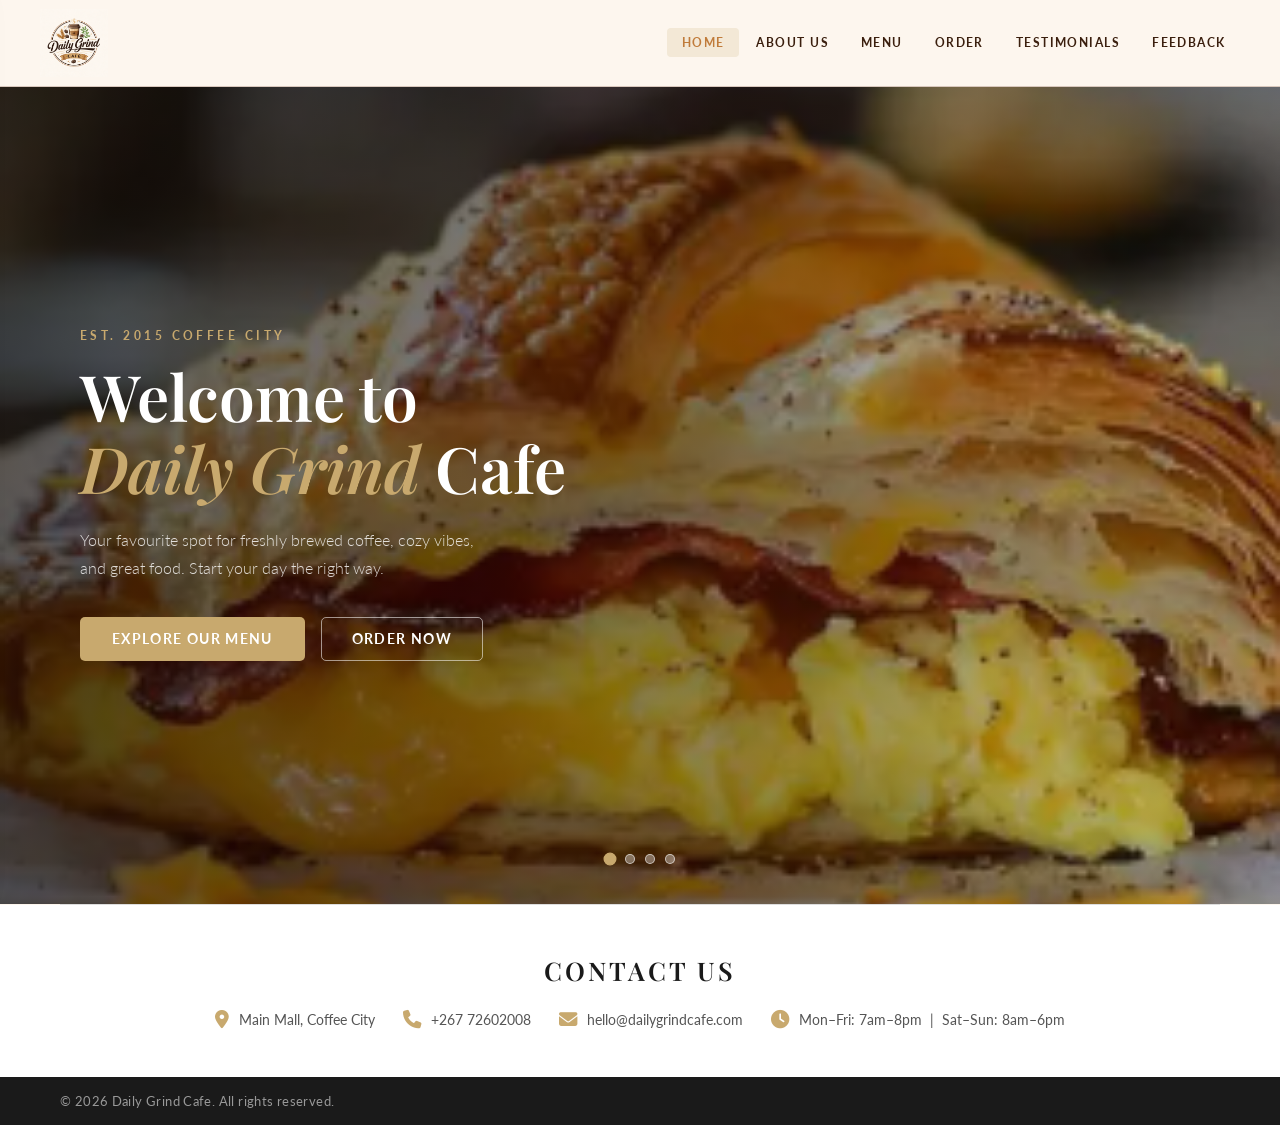
<file: index.html>
<!DOCTYPE html>
<html lang="en">
  <head>
    <meta charset="UTF-8">
    <meta http-equiv="X-UA-Compatible" content="IE=edge">
    <meta name="viewport" content="width=device-width, initial-scale=1.0">
    <title>DAILY GRIND CAFE</title>
    <link rel="shortcut icon" href="./images/icon.png" type="image/x-icon">
    <link rel="stylesheet" href="https://cdnjs.cloudflare.com/ajax/libs/font-awesome/6.2.0/css/all.min.css">
    <link rel="preconnect" href="https://fonts.googleapis.com">
    <link rel="preconnect" href="https://fonts.gstatic.com" crossorigin>
    <link href="https://fonts.googleapis.com/css2?family=Playfair+Display:ital,wght@0,400;0,600;1,400&family=Lato:wght@300;400;700&display=swap" rel="stylesheet">
    <link rel="stylesheet" href="style.css">
  </head>
  <body class="page-home">

    <header>
      <div class="logo">
        <a href="index.html">
          <img src="./images/logo.png" alt="Daily Grind Cafe Logo">
        </a>
      </div>

      <nav class="nav">
        <ul>
          <li><a href="index.html" class="active">HOME</a></li>
          <li><a href="aboutus.html">ABOUT US</a></li>
          <li><a href="menu.html">MENU</a></li>
          <li><a href="order.html">ORDER</a></li>
          <li><a href="testimonials.html">TESTIMONIALS</a></li>
          <li><a href="feedback.html">FEEDBACK</a></li>
        </ul>
      </nav>

      <button class="hamburger" aria-label="Open menu">
        <span></span>
        <span></span>
        <span></span>
      </button>
    </header>

    <div class="drawer-overlay"></div>

    <nav class="nav-drawer">
      <ul>
        <li><a href="index.html" class="active">HOME</a></li>
        <li><a href="aboutus.html">ABOUT US</a></li>
        <li><a href="menu.html">MENU</a></li>
        <li><a href="order.html">ORDER</a></li>
        <li><a href="testimonials.html">TESTIMONIALS</a></li>
        <li><a href="feedback.html">FEEDBACK</a></li>
      </ul>
    </nav>

    <main>

      <section class="hero" id="home">

        <div class="slideshow">
          <div class="slide active" style="background-image: url('./images/eggandcheese.png')"></div>
          <div class="slide" style="background-image: url('./images/hibiscustea.png')"></div>
          <div class="slide" style="background-image: url('./images/chocolatecake.png')"></div>
          <div class="slide" style="background-image: url('./images/lemonadedrink.png')"></div>
        </div>

        <div class="hero-overlay"></div>

        <div class="slide-dots">
          <span class="dot active" data-index="0"></span>
          <span class="dot" data-index="1"></span>
          <span class="dot" data-index="2"></span>
          <span class="dot" data-index="3"></span>
        </div>

        <div class="hero-content">
          <p class="hero-tag">Est. 2015  Coffee City</p>
          <h1 class="hero-title">Welcome to<br><span>Daily Grind</span> Cafe</h1>
          <p class="hero-sub">Your favourite spot for freshly brewed coffee, cozy vibes,<br>and great food. Start your day the right way.</p>
          <div class="hero-actions">
            <a href="menu.html" class="btn-primary">Explore Our Menu</a>
            <a href="order.html" class="btn-ghost">Order Now</a>
          </div>
        </div>

      </section>

      <div class="section-divider-line">
        <hr>
      </div>

      <section class="contact-section" id="contact">
        <h2 class="contact-heading">CONTACT US</h2>
        <div class="contact-info">
          <div class="contact-item">
            <i class="fa-solid fa-location-dot"></i>
            <p>Main Mall, Coffee City</p>
          </div>
          <div class="contact-item">
            <i class="fa-solid fa-phone"></i>
            <p>+267 72602008</p>
          </div>
          <div class="contact-item">
            <i class="fa-solid fa-envelope"></i>
            <p>hello@dailygrindcafe.com</p>
          </div>
          <div class="contact-item">
            <i class="fa-solid fa-clock"></i>
            <p>Mon–Fri: 7am–8pm &nbsp;|&nbsp; Sat–Sun: 8am–6pm</p>
          </div>
        </div>
      </section>

    </main>

    <footer>
      <p>&copy; 2026 Daily Grind Cafe. All rights reserved.</p>
    </footer>

    <script src="script.js"></script>

    <script>
      (function () {
        var hamburger = document.querySelector('.hamburger');
        var drawer    = document.querySelector('.nav-drawer');
        var overlay   = document.querySelector('.drawer-overlay');
        if (!hamburger) return;
        function openNav()  {
          drawer.classList.add('open');
          overlay.classList.add('open');
          hamburger.classList.add('open');
          document.body.style.overflow = 'hidden';
        }
        function closeNav() {
          drawer.classList.remove('open');
          overlay.classList.remove('open');
          hamburger.classList.remove('open');
          document.body.style.overflow = '';
        }
        hamburger.addEventListener('click', function () {
          drawer.classList.contains('open') ? closeNav() : openNav();
        });
        overlay.addEventListener('click', closeNav);
        document.querySelectorAll('.nav-drawer a').forEach(function (link) {
          link.addEventListener('click', closeNav);
        });
        document.addEventListener('keydown', function (e) {
          if (e.key === 'Escape') closeNav();
        });
      })();
    </script>

  </body>
</html>
</file>
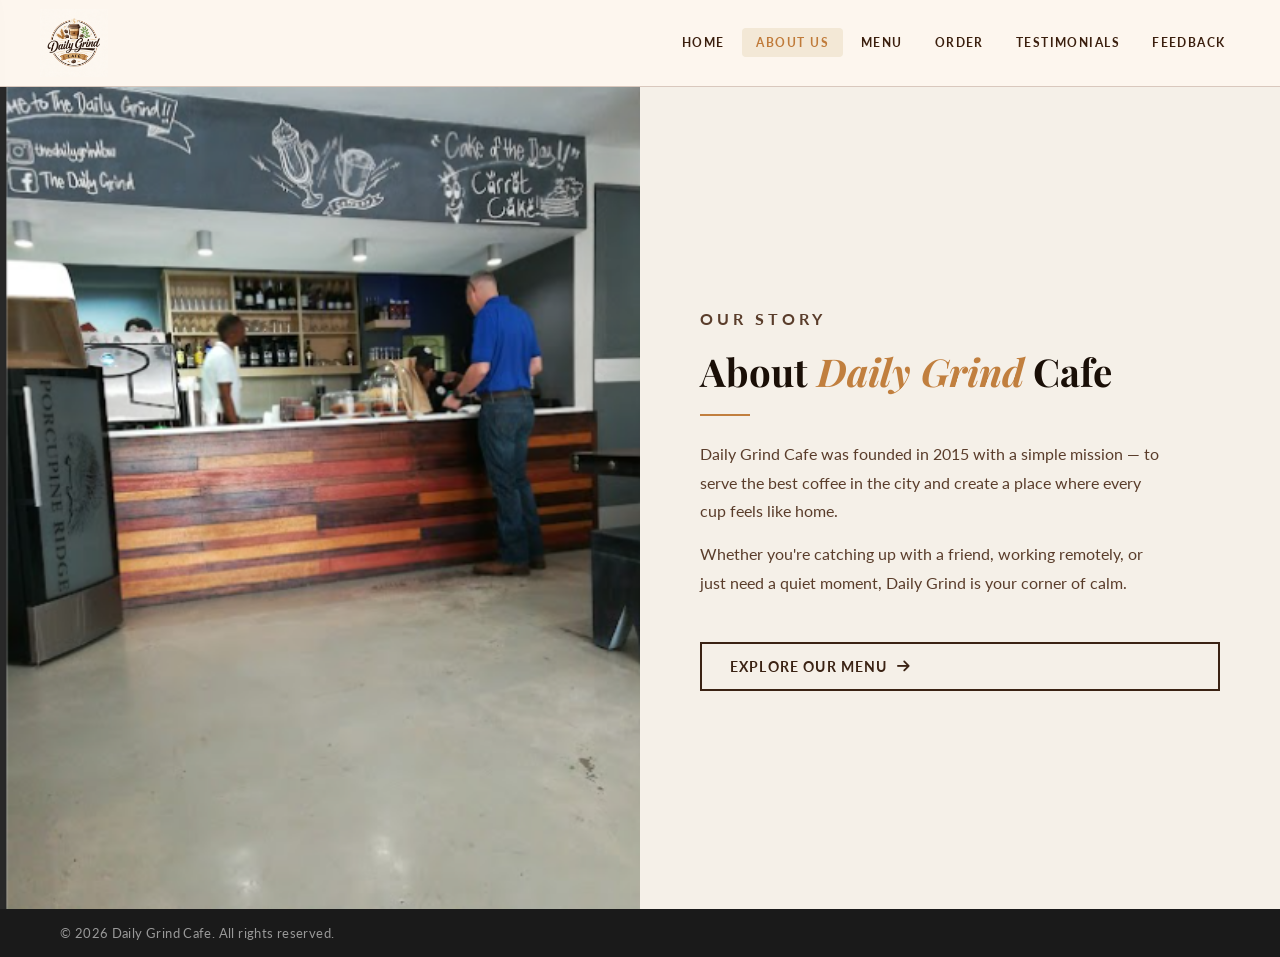
<file: aboutus.html>
<!DOCTYPE html>
<html lang="en">
  <head>
    <meta charset="UTF-8">
    <meta http-equiv="X-UA-Compatible" content="IE=edge">
    <meta name="viewport" content="width=device-width, initial-scale=1.0">
    <title>About Us – Daily Grind Cafe</title>
    <link rel="shortcut icon" href="./images/icon.png" type="image/x-icon">
    <link rel="stylesheet" href="https://cdnjs.cloudflare.com/ajax/libs/font-awesome/6.2.0/css/all.min.css">
    <link rel="preconnect" href="https://fonts.googleapis.com">
    <link rel="preconnect" href="https://fonts.gstatic.com" crossorigin>
    <link href="https://fonts.googleapis.com/css2?family=Playfair+Display:ital,wght@0,400;0,600;1,400&family=Lato:wght@300;400;700&display=swap" rel="stylesheet">
    <link rel="stylesheet" href="style.css">
  </head>
  <body>

    <header>
      <div class="logo">
        <a href="index.html">
          <img src="./images/logo.png" alt="Daily Grind Cafe Logo">
        </a>
      </div>
      <nav class="nav">
        <ul>
          <li><a href="index.html">HOME</a></li>
          <li><a href="aboutus.html" class="active">ABOUT US</a></li>
          <li><a href="menu.html">MENU</a></li>
          <li><a href="order.html">ORDER</a></li>
          <li><a href="testimonials.html">TESTIMONIALS</a></li>
          <li><a href="feedback.html">FEEDBACK</a></li>
        </ul>
      </nav>

      <button class="hamburger" aria-label="Open menu">
        <span></span>
        <span></span>
        <span></span>
      </button>
    </header>

    <div class="drawer-overlay"></div>
    <nav class="nav-drawer">
      <ul>
        <li><a href="index.html">HOME</a></li>
        <li><a href="aboutus.html" class="active">ABOUT US</a></li>
        <li><a href="menu.html">MENU</a></li>
        <li><a href="order.html">ORDER</a></li>
        <li><a href="testimonials.html">TESTIMONIALS</a></li>
        <li><a href="feedback.html">FEEDBACK</a></li>
      </ul>
    </nav>

    <main>
      <div class="about-page">

        <div class="left-panel">
          <img src="./images/service1.png" alt="Inside Daily Grind Cafe">
        </div>

        <div class="right-panel">
          <p class="label">Our Story</p>
          <h2>About <em>Daily Grind</em> Cafe</h2>
          <div class="divider"></div>
          <p>Daily Grind Cafe was founded in 2015 with a simple mission — to serve the best coffee in the city and create a place where every cup feels like home.</p>
          <p>Whether you're catching up with a friend, working remotely, or just need a quiet moment, Daily Grind is your corner of calm.</p>
          <a href="menu.html" class="btn-outline">Explore Our Menu <i class="fa-solid fa-arrow-right"></i></a>
        </div>

      </div>
    </main>

    <footer>
      <p>&copy; 2026 Daily Grind Cafe. All rights reserved.</p>
    </footer>

    <script src="script.js"></script>
    <script>
      (function () {
        var hamburger = document.querySelector('.hamburger');
        var drawer    = document.querySelector('.nav-drawer');
        var overlay   = document.querySelector('.drawer-overlay');
        if (!hamburger) return;
        function openNav() {
          drawer.classList.add('open');
          overlay.classList.add('open');
          hamburger.classList.add('open');
          document.body.style.overflow = 'hidden';
        }
        function closeNav() {
          drawer.classList.remove('open');
          overlay.classList.remove('open');
          hamburger.classList.remove('open');
          document.body.style.overflow = '';
        }
        hamburger.addEventListener('click', function () {
          drawer.classList.contains('open') ? closeNav() : openNav();
        });
        overlay.addEventListener('click', closeNav);
        document.querySelectorAll('.nav-drawer a').forEach(function (link) {
          link.addEventListener('click', closeNav);
        });
        document.addEventListener('keydown', function (e) {
          if (e.key === 'Escape') closeNav();
        });
      })();
    </script>

  </body>
</html>
</file>
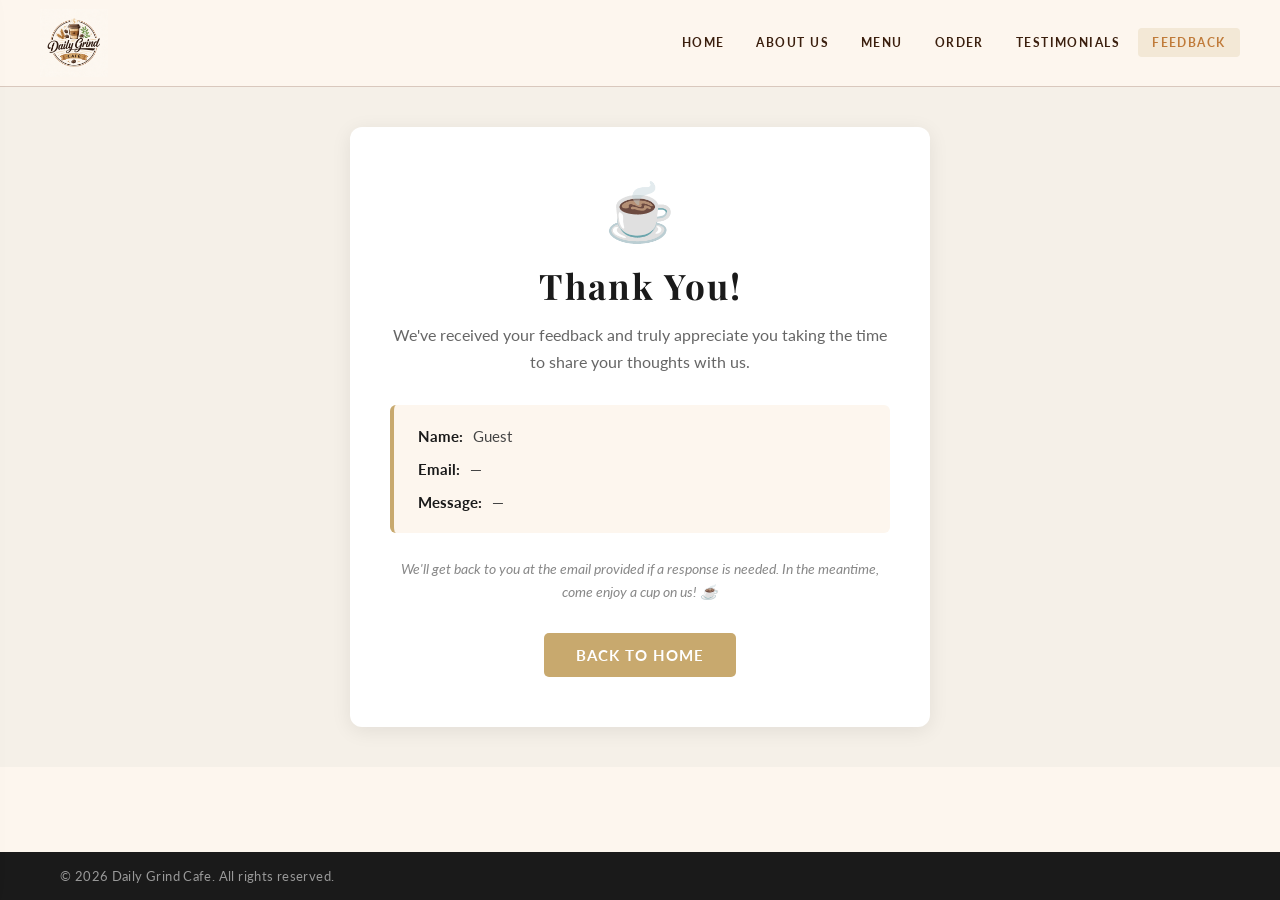
<file: acknowledgement.html>
<!DOCTYPE html>
<html lang="en">
  <head>
    <meta charset="UTF-8">
    <meta http-equiv="X-UA-Compatible" content="IE=edge">
    <meta name="viewport" content="width=device-width, initial-scale=1.0">
    <title>Thank You – Daily Grind Cafe</title>
    <link rel="shortcut icon" href="./images/icon.png" type="image/x-icon">
    <link rel="stylesheet" href="https://cdnjs.cloudflare.com/ajax/libs/font-awesome/6.2.0/css/all.min.css">
    <link rel="preconnect" href="https://fonts.googleapis.com">
    <link rel="preconnect" href="https://fonts.gstatic.com" crossorigin>
    <link href="https://fonts.googleapis.com/css2?family=Playfair+Display:ital,wght@0,400;0,600;1,400&family=Lato:wght@300;400;700&display=swap" rel="stylesheet">
    <link rel="stylesheet" href="style.css">
  </head>
  <body>

    <header>
      <div class="logo">
        <a href="index.html">
          <img src="./images/logo.png" alt="Daily Grind Cafe Logo">
        </a>
      </div>
      <nav class="nav">
        <ul>
          <li><a href="index.html">HOME</a></li>
          <li><a href="aboutus.html">ABOUT US</a></li>
          <li><a href="menu.html">MENU</a></li>
          <li><a href="order.html">ORDER</a></li>
          <li><a href="testimonials.html">TESTIMONIALS</a></li>
          <li><a href="feedback.html" class="active">FEEDBACK</a></li>
        </ul>
      </nav>
      <button class="hamburger" aria-label="Open menu">
        <span></span><span></span><span></span>
      </button>
    </header>

    <div class="drawer-overlay"></div>
    <nav class="nav-drawer">
      <ul>
        <li><a href="index.html">HOME</a></li>
        <li><a href="aboutus.html">ABOUT US</a></li>
        <li><a href="menu.html">MENU</a></li>
        <li><a href="order.html">ORDER</a></li>
        <li><a href="testimonials.html">TESTIMONIALS</a></li>
        <li><a href="feedback.html" class="active">FEEDBACK</a></li>
      </ul>
    </nav>

    <main>
      <section class="ack-section">
        <div class="ack-card">
          <div class="ack-icon">☕</div>
          <h1>Thank You!</h1>
          <p class="ack-sub">We've received your feedback and truly appreciate you taking the time to share your thoughts with us.</p>

          <div class="ack-details">
            <p><span class="ack-label">Name:</span> <span id="ack-name"></span></p>
            <p><span class="ack-label">Email:</span> <span id="ack-email"></span></p>
            <p><span class="ack-label">Message:</span> <span id="ack-message"></span></p>
          </div>

          <p class="ack-note">We'll get back to you at the email provided if a response is needed. In the meantime, come enjoy a cup on us! ☕</p>

          <a href="index.html" class="ack-btn">Back to Home</a>
        </div>
      </section>
    </main>

    <footer>
      <p>&copy; 2026 Daily Grind Cafe. All rights reserved.</p>
    </footer>

    <script>
      const params = new URLSearchParams(window.location.search);
      document.getElementById('ack-name').textContent    = params.get('fullname') || 'Guest';
      document.getElementById('ack-email').textContent   = params.get('email')    || '—';
      document.getElementById('ack-message').textContent = params.get('message')  || '—';
    </script>

    <script>
      (function () {
        var hamburger = document.querySelector('.hamburger');
        var drawer    = document.querySelector('.nav-drawer');
        var overlay   = document.querySelector('.drawer-overlay');
        if (!hamburger) return;
        function openNav()  { drawer.classList.add('open'); overlay.classList.add('open'); hamburger.classList.add('open'); document.body.style.overflow = 'hidden'; }
        function closeNav() { drawer.classList.remove('open'); overlay.classList.remove('open'); hamburger.classList.remove('open'); document.body.style.overflow = ''; }
        hamburger.addEventListener('click', function () { drawer.classList.contains('open') ? closeNav() : openNav(); });
        overlay.addEventListener('click', closeNav);
        document.querySelectorAll('.nav-drawer a').forEach(function (l) { l.addEventListener('click', closeNav); });
        document.addEventListener('keydown', function (e) { if (e.key === 'Escape') closeNav(); });
      })();
    </script>

  </body>
</html>
</file>
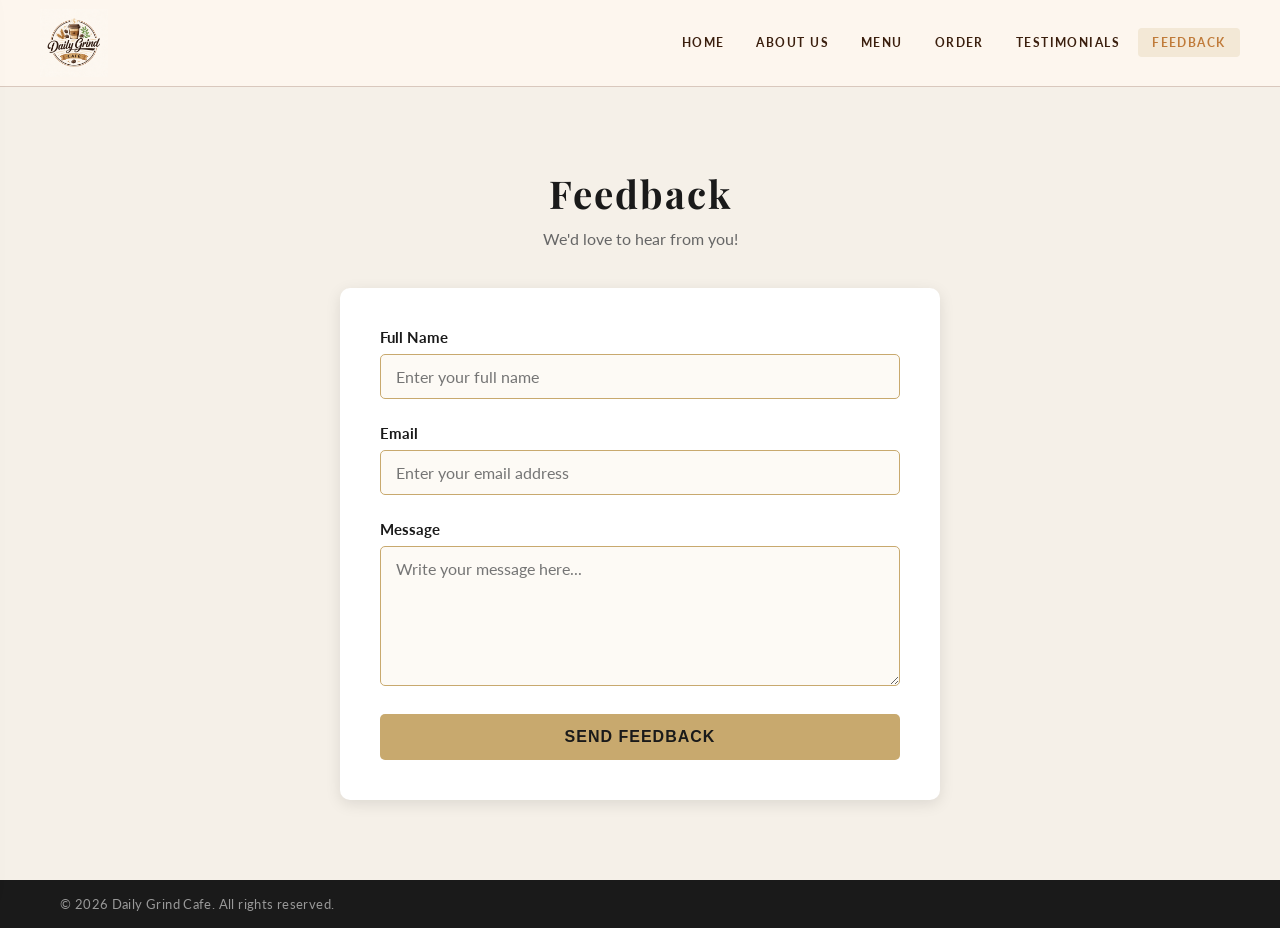
<file: feedback.html>
<!DOCTYPE html>
<html lang="en">
<head>
  <meta charset="UTF-8">
  <meta http-equiv="X-UA-Compatible" content="IE=edge">
  <meta name="viewport" content="width=device-width, initial-scale=1.0">
  <title>Feedback – Daily Grind Cafe</title>
  <link rel="shortcut icon" href="./images/icon.png" type="image/x-icon">
  <link rel="stylesheet" href="https://cdnjs.cloudflare.com/ajax/libs/font-awesome/6.2.0/css/all.min.css">
  <link rel="preconnect" href="https://fonts.googleapis.com">
  <link rel="preconnect" href="https://fonts.gstatic.com" crossorigin>
  <link href="https://fonts.googleapis.com/css2?family=Playfair+Display:ital,wght@0,400;0,600;1,400&family=Lato:wght@300;400;700&display=swap" rel="stylesheet">
  <link rel="stylesheet" href="style.css">
</head>
<body>

  <header>
    <div class="logo">
      <a href="index.html">
        <img src="./images/logo.png" alt="Daily Grind Cafe Logo">
      </a>
    </div>
    <nav class="nav">
      <ul>
        <li><a href="index.html">HOME</a></li>
        <li><a href="aboutus.html">ABOUT US</a></li>
        <li><a href="menu.html">MENU</a></li>
        <li><a href="order.html">ORDER</a></li>
        <li><a href="testimonials.html">TESTIMONIALS</a></li>
        <li><a href="feedback.html" class="active">FEEDBACK</a></li>
      </ul>
    </nav>
    <button class="hamburger" aria-label="Open menu">
      <span></span><span></span><span></span>
    </button>
  </header>

  <div class="drawer-overlay"></div>
  <nav class="nav-drawer">
    <ul>
      <li><a href="index.html">HOME</a></li>
      <li><a href="aboutus.html">ABOUT US</a></li>
      <li><a href="menu.html">MENU</a></li>
      <li><a href="order.html">ORDER</a></li>
      <li><a href="testimonials.html">TESTIMONIALS</a></li>
      <li><a href="feedback.html" class="active">FEEDBACK</a></li>
    </ul>
  </nav>

  <main>
    <section class="feedback-section">
      <h1>Feedback</h1>
      <p class="subtitle">We'd love to hear from you!</p>

      <div class="feedback-form-wrapper">
        <form action="acknowledgement.html" method="GET">
          <div class="form-group">
            <label for="fullname">Full Name</label>
            <input type="text" id="fullname" name="fullname" placeholder="Enter your full name" required>
          </div>
          <div class="form-group">
            <label for="email">Email</label>
            <input type="email" id="email" name="email" placeholder="Enter your email address" required>
          </div>
          <div class="form-group">
            <label for="message">Message</label>
            <textarea id="message" name="message" placeholder="Write your message here..." required></textarea>
          </div>
          <button type="submit" class="submit-btn">Send Feedback</button>
        </form>
      </div>
    </section>
  </main>

  <footer>
    <p>&copy; 2026 Daily Grind Cafe. All rights reserved.</p>
  </footer>

  <script src="script.js"></script>
  <script>
    (function () {
      var hamburger = document.querySelector('.hamburger');
      var drawer    = document.querySelector('.nav-drawer');
      var overlay   = document.querySelector('.drawer-overlay');
      if (!hamburger) return;
      function openNav()  { drawer.classList.add('open'); overlay.classList.add('open'); hamburger.classList.add('open'); document.body.style.overflow = 'hidden'; }
      function closeNav() { drawer.classList.remove('open'); overlay.classList.remove('open'); hamburger.classList.remove('open'); document.body.style.overflow = ''; }
      hamburger.addEventListener('click', function () { drawer.classList.contains('open') ? closeNav() : openNav(); });
      overlay.addEventListener('click', closeNav);
      document.querySelectorAll('.nav-drawer a').forEach(function (l) { l.addEventListener('click', closeNav); });
      document.addEventListener('keydown', function (e) { if (e.key === 'Escape') closeNav(); });
    })();
  </script>

</body>
</html>
</file>
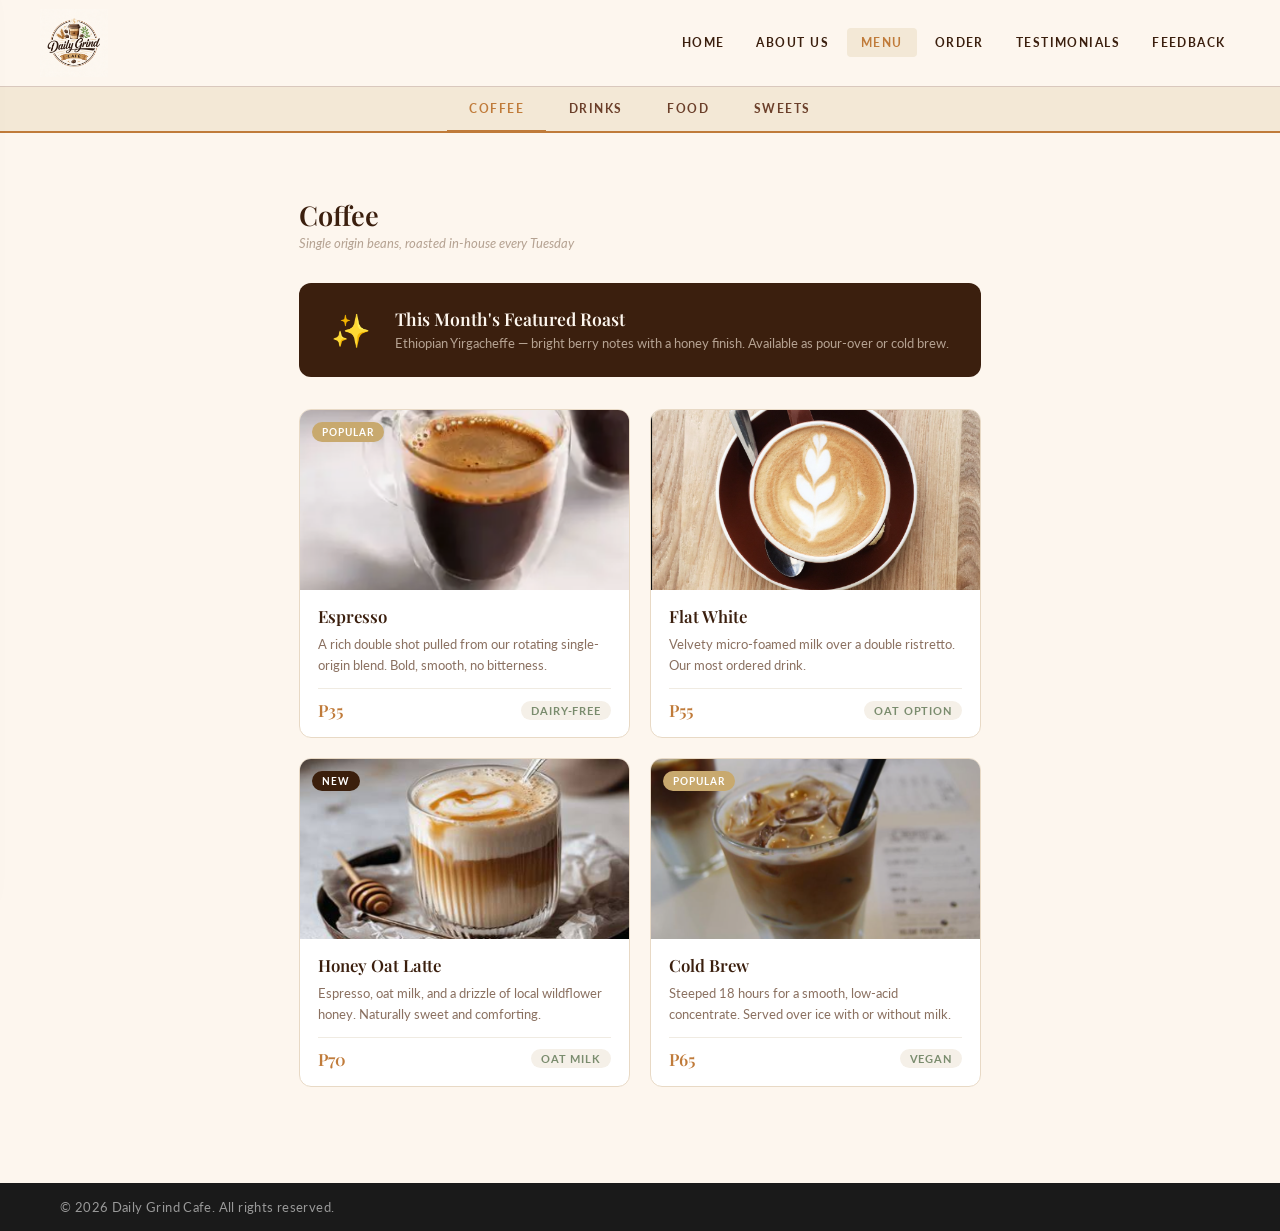
<file: menu.html>
<!DOCTYPE html>
<html lang="en">
<head>
  <meta charset="UTF-8">
  <meta http-equiv="X-UA-Compatible" content="IE=edge">
  <meta name="viewport" content="width=device-width, initial-scale=1.0">
  <title>Menu – Daily Grind Cafe</title>
  <link rel="shortcut icon" href="./images/icon.png" type="image/x-icon">
  <link rel="stylesheet" href="https://cdnjs.cloudflare.com/ajax/libs/font-awesome/6.2.0/css/all.min.css">
  <link rel="preconnect" href="https://fonts.googleapis.com">
  <link rel="preconnect" href="https://fonts.gstatic.com" crossorigin>
  <link href="https://fonts.googleapis.com/css2?family=Playfair+Display:ital,wght@0,400;0,600;1,400&family=Lato:wght@300;400;700&display=swap" rel="stylesheet">
  <link rel="stylesheet" href="style.css">
</head>
<body>

  <header>
    <div class="logo">
      <a href="index.html">
        <img src="./images/logo.png" alt="Daily Grind Cafe Logo">
      </a>
    </div>
    <nav class="nav">
      <ul>
        <li><a href="index.html">HOME</a></li>
        <li><a href="aboutus.html">ABOUT US</a></li>
        <li><a href="menu.html" class="active">MENU</a></li>
        <li><a href="order.html">ORDER</a></li>
        <li><a href="testimonials.html">TESTIMONIALS</a></li>
        <li><a href="feedback.html">FEEDBACK</a></li>
      </ul>
    </nav>
    <button class="hamburger" aria-label="Open menu">
      <span></span><span></span><span></span>
    </button>
  </header>

  <div class="drawer-overlay"></div>
  <nav class="nav-drawer">
    <ul>
      <li><a href="index.html">HOME</a></li>
      <li><a href="aboutus.html">ABOUT US</a></li>
      <li><a href="menu.html" class="active">MENU</a></li>
      <li><a href="order.html">ORDER</a></li>
      <li><a href="testimonials.html">TESTIMONIALS</a></li>
      <li><a href="feedback.html">FEEDBACK</a></li>
    </ul>
  </nav>

  <nav class="nav-tabs" role="tablist">
    <span class="nav-tab active" onclick="showTab('coffee', this)">Coffee</span>
    <span class="nav-tab" onclick="showTab('drinks', this)">Drinks</span>
    <span class="nav-tab" onclick="showTab('food', this)">Food</span>
    <span class="nav-tab" onclick="showTab('sweets', this)">Sweets</span>
  </nav>

  <main class="menu-container">

    <section id="coffee" class="menu-section active" role="tabpanel">
      <div class="section-header">
        <div class="section-title">
          <h2>Coffee</h2>
          <p>Single origin beans, roasted in-house every Tuesday</p>
        </div>
      </div>
      <div class="specials-banner">
        <div class="specials-icon">✨</div>
        <div class="specials-text">
          <h3>This Month's Featured Roast</h3>
          <p>Ethiopian Yirgacheffe — bright berry notes with a honey finish. Available as pour-over or cold brew.</p>
        </div>
      </div>
      <div class="menu-grid">
        <div class="menu-card">
          <span class="card-badge badge-popular">Popular</span>
          <img class="card-img" src="./images/espresso.png" alt="Espresso">
          <div class="card-body">
            <p class="card-name">Espresso</p>
            <p class="card-desc">A rich double shot pulled from our rotating single-origin blend. Bold, smooth, no bitterness.</p>
            <div class="card-footer"><span class="card-price">P35</span><span class="card-tag">Dairy-free</span></div>
          </div>
        </div>
        <div class="menu-card">
          <img class="card-img" src="./images/service2.png" alt="Flat White">
          <div class="card-body">
            <p class="card-name">Flat White</p>
            <p class="card-desc">Velvety micro-foamed milk over a double ristretto. Our most ordered drink.</p>
            <div class="card-footer"><span class="card-price">P55</span><span class="card-tag">Oat option</span></div>
          </div>
        </div>
        <div class="menu-card">
          <span class="card-badge badge-new">New</span>
          <img class="card-img" src="./images/honeyoat.png" alt="Honey Oat Latte">
          <div class="card-body">
            <p class="card-name">Honey Oat Latte</p>
            <p class="card-desc">Espresso, oat milk, and a drizzle of local wildflower honey. Naturally sweet and comforting.</p>
            <div class="card-footer"><span class="card-price">P70</span><span class="card-tag">Oat milk</span></div>
          </div>
        </div>
        <div class="menu-card">
          <span class="card-badge badge-popular">Popular</span>
          <img class="card-img" src="./images/service4.png" alt="Cold Brew">
          <div class="card-body">
            <p class="card-name">Cold Brew</p>
            <p class="card-desc">Steeped 18 hours for a smooth, low-acid concentrate. Served over ice with or without milk.</p>
            <div class="card-footer"><span class="card-price">P65</span><span class="card-tag">Vegan</span></div>
          </div>
        </div>
      </div>
    </section>

    <section id="drinks" class="menu-section" role="tabpanel">
      <div class="section-header">
        <div class="section-title">
          <h2>Other Drinks</h2>
          <p>Teas, tonics, and chilled favourites</p>
        </div>
      </div>
      <div class="menu-grid">
        <div class="menu-card">
          <span class="card-badge badge-popular">Popular</span>
          <img class="card-img" src="./images/matchalate.png" alt="Matcha Latte">
          <div class="card-body">
            <p class="card-name">Matcha Latte</p>
            <p class="card-desc">Ceremonial grade matcha whisked with oat milk and a touch of honey. Earthy and smooth.</p>
            <div class="card-footer"><span class="card-price">P70</span><span class="card-tag">Vegan</span></div>
          </div>
        </div>
        <div class="menu-card">
          <img class="card-img" src="./images/masalachai.png" alt="Masala Chai">
          <div class="card-body">
            <p class="card-name">Masala Chai</p>
            <p class="card-desc">House-brewed black tea with ginger, cardamom, cinnamon, and steamed milk.</p>
            <div class="card-footer"><span class="card-price">P60</span><span class="card-tag">Dairy / Oat</span></div>
          </div>
        </div>
        <div class="menu-card">
          <span class="card-badge badge-vegan">Vegan</span>
          <img class="card-img" src="./images/hibiscustea.png" alt="Hibiscus Iced Tea">
          <div class="card-body">
            <p class="card-name">Hibiscus Iced Tea</p>
            <p class="card-desc">Chilled hibiscus flower tea with a squeeze of lime. Tart, refreshing, caffeine-free.</p>
            <div class="card-footer"><span class="card-price">P50</span><span class="card-tag">Cold</span></div>
          </div>
        </div>
        <div class="menu-card">
          <img class="card-img" src="./images/lemonadedrink.png" alt="Fresh Lemonade">
          <div class="card-body">
            <p class="card-name">Fresh Lemonade</p>
            <p class="card-desc">Squeezed to order with cane sugar syrup and mint. Still or sparkling water base.</p>
            <div class="card-footer"><span class="card-price">P50</span><span class="card-tag">Vegan</span></div>
          </div>
        </div>
      </div>
    </section>

    <section id="food" class="menu-section" role="tabpanel">
      <div class="section-header">
        <div class="section-title">
          <h2>Food</h2>
          <p>Freshly prepared from 7am — served until sold out</p>
        </div>
      </div>
      <div class="menu-grid">
        <div class="menu-card">
          <span class="card-badge badge-popular">Popular</span>
          <img class="card-img" src="./images/avocadotoast.png" alt="Avocado Toast">
          <div class="card-body">
            <p class="card-name">Avocado Toast</p>
            <p class="card-desc">Smashed avo on sourdough with chilli flakes, lemon zest, and dukkah. Add a poached egg for P20.</p>
            <div class="card-footer"><span class="card-price">P90</span><span class="card-tag">Vegan option</span></div>
          </div>
        </div>
        <div class="menu-card">
          <img class="card-img" src="./images/granolabowl.png" alt="Granola Bowl">
          <div class="card-body">
            <p class="card-name">Granola Bowl</p>
            <p class="card-desc">House-toasted oat granola with coconut yoghurt, seasonal fruit, and honey.</p>
            <div class="card-footer"><span class="card-price">P80</span><span class="card-tag">Vegan</span></div>
          </div>
        </div>
        <div class="menu-card">
          <img class="card-img" src="./images/eggandcheese.png" alt="Egg & Cheese Croissant">
          <div class="card-body">
            <p class="card-name">Egg & Cheese Croissant</p>
            <p class="card-desc">Buttery croissant, scrambled free-range eggs, gruyère, and wholegrain mustard.</p>
            <div class="card-footer"><span class="card-price">P95</span><span class="card-tag">Vegetarian</span></div>
          </div>
        </div>
        <div class="menu-card">
          <span class="card-badge badge-popular">Popular</span>
          <img class="card-img" src="./images/chickenpestopanini.png" alt="Chicken Pesto Panini">
          <div class="card-body">
            <p class="card-name">Chicken Pesto Panini</p>
            <p class="card-desc">Grilled chicken, basil pesto, sun-dried tomatoes, and mozzarella on ciabatta.</p>
            <div class="card-footer"><span class="card-price">P105</span></div>
          </div>
        </div>
      </div>
    </section>

    <section id="sweets" class="menu-section" role="tabpanel">
      <div class="section-header">
        <div class="section-title">
          <h2>Sweets & Baked Goods</h2>
          <p>Baked fresh in our kitchen each morning</p>
        </div>
      </div>
      <div class="menu-grid">
        <div class="menu-card">
          <span class="card-badge badge-popular">Popular</span>
          <img class="card-img" src="./images/almondcro.png" alt="Almond Croissant">
          <div class="card-body">
            <p class="card-name">Almond Croissant</p>
            <p class="card-desc">Twice-baked with frangipane cream and toasted flaked almonds. Deeply buttery.</p>
            <div class="card-footer"><span class="card-price">P55</span><span class="card-tag">Vegetarian</span></div>
          </div>
        </div>
        <div class="menu-card">
          <img class="card-img" src="./images/bananabread.png" alt="Banana Bread">
          <div class="card-body">
            <p class="card-name">Banana Bread</p>
            <p class="card-desc">Moist, dense loaf with dark chocolate chips. Served warm with salted butter.</p>
            <div class="card-footer"><span class="card-price">P45</span><span class="card-tag">Vegetarian</span></div>
          </div>
        </div>
        <div class="menu-card">
          <span class="card-badge badge-new">New</span>
          <img class="card-img" src="./images/tahini.png" alt="Tahini Date Blondie">
          <div class="card-body">
            <p class="card-name">Tahini Date Blondie</p>
            <p class="card-desc">Fudgy blondie with tahini swirl, Medjool dates, and a pinch of sea salt.</p>
            <div class="card-footer"><span class="card-price">P50</span><span class="card-tag">Vegan</span></div>
          </div>
        </div>
        <div class="menu-card">
          <span class="card-badge badge-popular">Popular</span>
          <img class="card-img" src="./images/chocolatecake.png" alt="Chocolate Fondant Cake">
          <div class="card-body">
            <p class="card-name">Chocolate Fondant Cake</p>
            <p class="card-desc">Rich dark chocolate cake slice with a molten centre. Served with crème fraîche.</p>
            <div class="card-footer"><span class="card-price">P70</span><span class="card-tag">Vegetarian</span></div>
          </div>
        </div>
      </div>
    </section>

  </main>

  <footer>
    <p>&copy; 2026 Daily Grind Cafe. All rights reserved.</p>
  </footer>

  <script src="script.js"></script>
  <script>
    function showTab(id, btn) {
      document.querySelectorAll('.menu-section').forEach(s => s.classList.remove('active'));
      document.querySelectorAll('.nav-tab').forEach(b => b.classList.remove('active'));
      document.getElementById(id).classList.add('active');
      btn.classList.add('active');
    }
  </script>
  <script>
    (function () {
      var hamburger = document.querySelector('.hamburger');
      var drawer    = document.querySelector('.nav-drawer');
      var overlay   = document.querySelector('.drawer-overlay');
      if (!hamburger) return;
      function openNav()  { drawer.classList.add('open'); overlay.classList.add('open'); hamburger.classList.add('open'); document.body.style.overflow = 'hidden'; }
      function closeNav() { drawer.classList.remove('open'); overlay.classList.remove('open'); hamburger.classList.remove('open'); document.body.style.overflow = ''; }
      hamburger.addEventListener('click', function () { drawer.classList.contains('open') ? closeNav() : openNav(); });
      overlay.addEventListener('click', closeNav);
      document.querySelectorAll('.nav-drawer a').forEach(function (l) { l.addEventListener('click', closeNav); });
      document.addEventListener('keydown', function (e) { if (e.key === 'Escape') closeNav(); });
    })();
  </script>

</body>
</html>
</file>
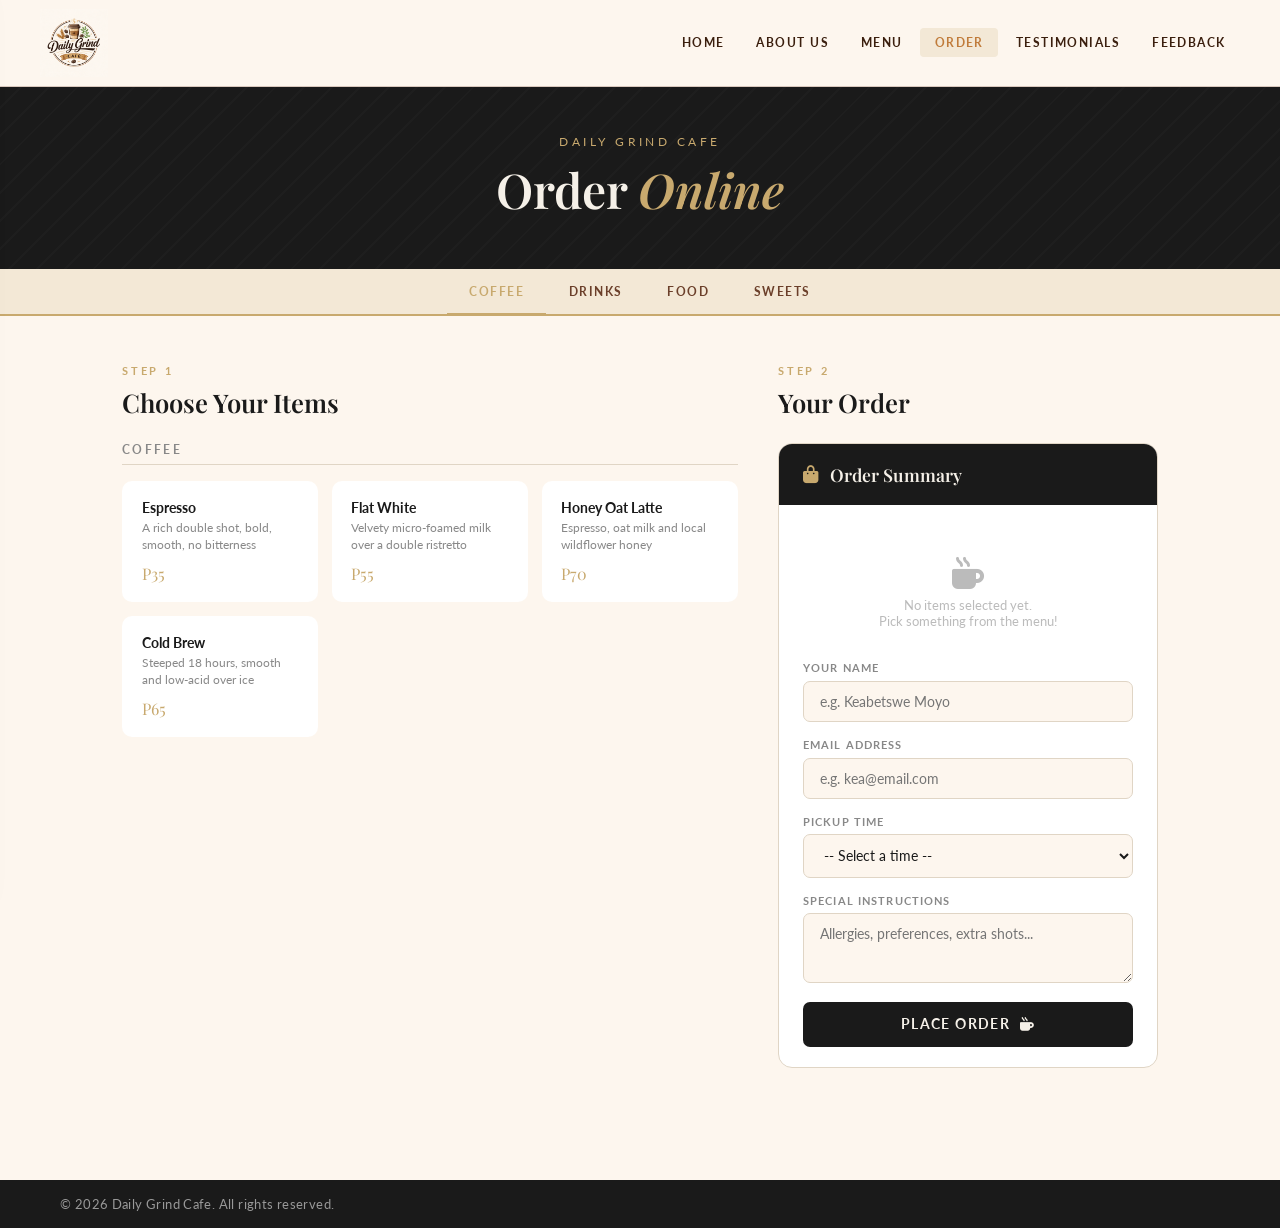
<file: order.html>
<!DOCTYPE html>
<html lang="en">
<head>
  <meta charset="UTF-8">
  <meta http-equiv="X-UA-Compatible" content="IE=edge">
  <meta name="viewport" content="width=device-width, initial-scale=1.0">
  <title>Order Online – Daily Grind Cafe</title>
  <link rel="shortcut icon" href="./images/icon.png" type="image/x-icon">
  <link rel="stylesheet" href="https://cdnjs.cloudflare.com/ajax/libs/font-awesome/6.2.0/css/all.min.css">
  <link rel="preconnect" href="https://fonts.googleapis.com">
  <link rel="preconnect" href="https://fonts.gstatic.com" crossorigin>
  <link href="https://fonts.googleapis.com/css2?family=Playfair+Display:ital,wght@0,400;0,600;1,400&family=Lato:wght@300;400;700&display=swap" rel="stylesheet">
  <link rel="stylesheet" href="style.css">
</head>
<body>

  <header>
    <div class="logo">
      <a href="index.html">
        <img src="./images/logo.png" alt="Daily Grind Cafe Logo">
      </a>
    </div>
    <nav class="nav">
      <ul>
        <li><a href="index.html">HOME</a></li>
        <li><a href="aboutus.html">ABOUT US</a></li>
        <li><a href="menu.html">MENU</a></li>
        <li><a href="order.html" class="active">ORDER</a></li>
        <li><a href="testimonials.html">TESTIMONIALS</a></li>
        <li><a href="feedback.html">FEEDBACK</a></li>
      </ul>
    </nav>
    <button class="hamburger" aria-label="Open menu">
      <span></span><span></span><span></span>
    </button>
  </header>

  <div class="drawer-overlay"></div>
  <nav class="nav-drawer">
    <ul>
      <li><a href="index.html">HOME</a></li>
      <li><a href="aboutus.html">ABOUT US</a></li>
      <li><a href="menu.html">MENU</a></li>
      <li><a href="order.html" class="active">ORDER</a></li>
      <li><a href="testimonials.html">TESTIMONIALS</a></li>
      <li><a href="feedback.html">FEEDBACK</a></li>
    </ul>
  </nav>

  <main>

    <div class="page-banner">
      <p>Daily Grind Cafe</p>
      <h1>Order <span>Online</span></h1>
    </div>

    <nav class="order-nav-tabs">
      <span class="order-nav-tab active" onclick="filterCategory('coffee', this)">Coffee</span>
      <span class="order-nav-tab" onclick="filterCategory('drinks', this)">Drinks</span>
      <span class="order-nav-tab" onclick="filterCategory('food', this)">Food</span>
      <span class="order-nav-tab" onclick="filterCategory('sweets', this)">Sweets</span>
    </nav>

    <div class="order-page">

      <div class="order-left">
        <p class="section-label">Step 1</p>
        <h2 class="section-title">Choose Your Items</h2>

        <div class="menu-category active" data-cat="coffee">
          <p class="category-name">Coffee</p>
          <div class="item-grid">
            <div class="menu-item" onclick="toggleItem(this, 'Espresso', 35)">
              <p class="item-name">Espresso</p>
              <p class="item-desc">A rich double shot, bold, smooth, no bitterness</p>
              <p class="item-price">P35</p>
              <div class="item-qty">
                <button class="qty-btn" onclick="changeQty(event, this, -1)">−</button>
                <span class="qty-num">1</span>
                <button class="qty-btn" onclick="changeQty(event, this, 1)">+</button>
              </div>
            </div>
            <div class="menu-item" onclick="toggleItem(this, 'Flat White', 55)">
              <p class="item-name">Flat White</p>
              <p class="item-desc">Velvety micro-foamed milk over a double ristretto</p>
              <p class="item-price">P55</p>
              <div class="item-qty">
                <button class="qty-btn" onclick="changeQty(event, this, -1)">−</button>
                <span class="qty-num">1</span>
                <button class="qty-btn" onclick="changeQty(event, this, 1)">+</button>
              </div>
            </div>
            <div class="menu-item" onclick="toggleItem(this, 'Honey Oat Latte', 70)">
              <p class="item-name">Honey Oat Latte</p>
              <p class="item-desc">Espresso, oat milk and local wildflower honey</p>
              <p class="item-price">P70</p>
              <div class="item-qty">
                <button class="qty-btn" onclick="changeQty(event, this, -1)">−</button>
                <span class="qty-num">1</span>
                <button class="qty-btn" onclick="changeQty(event, this, 1)">+</button>
              </div>
            </div>
            <div class="menu-item" onclick="toggleItem(this, 'Cold Brew', 65)">
              <p class="item-name">Cold Brew</p>
              <p class="item-desc">Steeped 18 hours, smooth and low-acid over ice</p>
              <p class="item-price">P65</p>
              <div class="item-qty">
                <button class="qty-btn" onclick="changeQty(event, this, -1)">−</button>
                <span class="qty-num">1</span>
                <button class="qty-btn" onclick="changeQty(event, this, 1)">+</button>
              </div>
            </div>
          </div>
        </div>

        <div class="menu-category" data-cat="drinks">
          <p class="category-name">Drinks</p>
          <div class="item-grid">
            <div class="menu-item" onclick="toggleItem(this, 'Matcha Latte', 70)">
              <p class="item-name">Matcha Latte</p>
              <p class="item-desc">Ceremonial matcha whisked with oat milk and honey</p>
              <p class="item-price">P70</p>
              <div class="item-qty">
                <button class="qty-btn" onclick="changeQty(event, this, -1)">−</button>
                <span class="qty-num">1</span>
                <button class="qty-btn" onclick="changeQty(event, this, 1)">+</button>
              </div>
            </div>
            <div class="menu-item" onclick="toggleItem(this, 'Masala Chai', 60)">
              <p class="item-name">Masala Chai</p>
              <p class="item-desc">House-brewed black tea with ginger and cardamom</p>
              <p class="item-price">P60</p>
              <div class="item-qty">
                <button class="qty-btn" onclick="changeQty(event, this, -1)">−</button>
                <span class="qty-num">1</span>
                <button class="qty-btn" onclick="changeQty(event, this, 1)">+</button>
              </div>
            </div>
            <div class="menu-item" onclick="toggleItem(this, 'Hibiscus Iced Tea', 50)">
              <p class="item-name">Hibiscus Iced Tea</p>
              <p class="item-desc">Chilled hibiscus with lime, tart and caffeine-free</p>
              <p class="item-price">P50</p>
              <div class="item-qty">
                <button class="qty-btn" onclick="changeQty(event, this, -1)">−</button>
                <span class="qty-num">1</span>
                <button class="qty-btn" onclick="changeQty(event, this, 1)">+</button>
              </div>
            </div>
            <div class="menu-item" onclick="toggleItem(this, 'Fresh Lemonade', 50)">
              <p class="item-name">Fresh Lemonade</p>
              <p class="item-desc">Squeezed to order with cane sugar syrup and mint</p>
              <p class="item-price">P50</p>
              <div class="item-qty">
                <button class="qty-btn" onclick="changeQty(event, this, -1)">−</button>
                <span class="qty-num">1</span>
                <button class="qty-btn" onclick="changeQty(event, this, 1)">+</button>
              </div>
            </div>
          </div>
        </div>

        <div class="menu-category" data-cat="food">
          <p class="category-name">Food</p>
          <div class="item-grid">
            <div class="menu-item" onclick="toggleItem(this, 'Avocado Toast', 90)">
              <p class="item-name">Avocado Toast</p>
              <p class="item-desc">Smashed avo on sourdough with chilli and dukkah</p>
              <p class="item-price">P90</p>
              <div class="item-qty">
                <button class="qty-btn" onclick="changeQty(event, this, -1)">−</button>
                <span class="qty-num">1</span>
                <button class="qty-btn" onclick="changeQty(event, this, 1)">+</button>
              </div>
            </div>
            <div class="menu-item" onclick="toggleItem(this, 'Granola Bowl', 80)">
              <p class="item-name">Granola Bowl</p>
              <p class="item-desc">House-toasted granola with coconut yoghurt and fruit</p>
              <p class="item-price">P80</p>
              <div class="item-qty">
                <button class="qty-btn" onclick="changeQty(event, this, -1)">−</button>
                <span class="qty-num">1</span>
                <button class="qty-btn" onclick="changeQty(event, this, 1)">+</button>
              </div>
            </div>
            <div class="menu-item" onclick="toggleItem(this, 'Egg & Cheese Croissant', 95)">
              <p class="item-name">Egg & Cheese Croissant</p>
              <p class="item-desc">Buttery croissant with scrambled eggs and gruyère</p>
              <p class="item-price">P95</p>
              <div class="item-qty">
                <button class="qty-btn" onclick="changeQty(event, this, -1)">−</button>
                <span class="qty-num">1</span>
                <button class="qty-btn" onclick="changeQty(event, this, 1)">+</button>
              </div>
            </div>
            <div class="menu-item" onclick="toggleItem(this, 'Chicken Pesto Panini', 105)">
              <p class="item-name">Chicken Pesto Panini</p>
              <p class="item-desc">Grilled chicken, basil pesto and mozzarella on ciabatta</p>
              <p class="item-price">P105</p>
              <div class="item-qty">
                <button class="qty-btn" onclick="changeQty(event, this, -1)">−</button>
                <span class="qty-num">1</span>
                <button class="qty-btn" onclick="changeQty(event, this, 1)">+</button>
              </div>
            </div>
          </div>
        </div>

        <div class="menu-category" data-cat="sweets">
          <p class="category-name">Sweets</p>
          <div class="item-grid">
            <div class="menu-item" onclick="toggleItem(this, 'Almond Croissant', 55)">
              <p class="item-name">Almond Croissant</p>
              <p class="item-desc">Twice-baked with frangipane cream and flaked almonds</p>
              <p class="item-price">P55</p>
              <div class="item-qty">
                <button class="qty-btn" onclick="changeQty(event, this, -1)">−</button>
                <span class="qty-num">1</span>
                <button class="qty-btn" onclick="changeQty(event, this, 1)">+</button>
              </div>
            </div>
            <div class="menu-item" onclick="toggleItem(this, 'Banana Bread', 45)">
              <p class="item-name">Banana Bread</p>
              <p class="item-desc">Moist loaf with dark chocolate chips and salted butter</p>
              <p class="item-price">P45</p>
              <div class="item-qty">
                <button class="qty-btn" onclick="changeQty(event, this, -1)">−</button>
                <span class="qty-num">1</span>
                <button class="qty-btn" onclick="changeQty(event, this, 1)">+</button>
              </div>
            </div>
            <div class="menu-item" onclick="toggleItem(this, 'Tahini Date Blondie', 50)">
              <p class="item-name">Tahini Date Blondie</p>
              <p class="item-desc">Fudgy blondie with tahini swirl and Medjool dates</p>
              <p class="item-price">P50</p>
              <div class="item-qty">
                <button class="qty-btn" onclick="changeQty(event, this, -1)">−</button>
                <span class="qty-num">1</span>
                <button class="qty-btn" onclick="changeQty(event, this, 1)">+</button>
              </div>
            </div>
            <div class="menu-item" onclick="toggleItem(this, 'Chocolate Fondant Cake', 70)">
              <p class="item-name">Chocolate Fondant Cake</p>
              <p class="item-desc">Rich dark chocolate slice with a molten centre</p>
              <p class="item-price">P70</p>
              <div class="item-qty">
                <button class="qty-btn" onclick="changeQty(event, this, -1)">−</button>
                <span class="qty-num">1</span>
                <button class="qty-btn" onclick="changeQty(event, this, 1)">+</button>
              </div>
            </div>
          </div>
        </div>
      </div>

      <div class="order-sidebar">
        <p class="section-label">Step 2</p>
        <h2 class="section-title">Your Order</h2>
        <div class="summary-card">
          <div class="summary-header">
            <i class="fa-solid fa-bag-shopping"></i>
            <h3>Order Summary</h3>
          </div>
          <div class="summary-body">
            <div class="empty-state" id="emptyState">
              <i class="fa-solid fa-mug-hot"></i>
              <p>No items selected yet.<br>Pick something from the menu!</p>
            </div>
            <div class="summary-items" id="summaryItems" style="display:none;"></div>
            <hr class="summary-divider" id="summaryDivider" style="display:none;">
            <div class="summary-total" id="summaryTotal" style="display:none;">
              <span>Total</span>
              <span id="totalAmount">P0</span>
            </div>
            <div class="form-group">
              <label>Your Name</label>
              <input type="text" id="customerName" placeholder="e.g. Keabetswe Moyo">
            </div>
            <div class="form-group">
              <label>Email Address</label>
              <input type="email" id="customerEmail" placeholder="e.g. kea@email.com">
            </div>
            <div class="form-group">
              <label>Pickup Time</label>
              <select id="pickupTime">
                <option value="">-- Select a time --</option>
                <option>As soon as possible</option>
                <option>In 15 minutes</option>
                <option>In 30 minutes</option>
                <option>In 1 hour</option>
                <option>Delivery</option>
              </select>
            </div>
            <div class="form-group">
              <label>Special Instructions</label>
              <textarea id="specialNotes" placeholder="Allergies, preferences, extra shots..."></textarea>
            </div>
            <button class="place-order-btn" onclick="placeOrder()">
              Place Order <i class="fa-solid fa-mug-hot"></i>
            </button>
          </div>
        </div>
      </div>
    </div>

  </main>

  <div class="success-overlay" id="successOverlay">
    <div class="success-box">
      <i class="fa-solid fa-circle-check"></i>
      <h2>Order Placed!</h2>
      <p id="successMsg">Thank you! Your order is being prepared.</p>
      <button class="success-close" onclick="closeSuccess()">Back to Menu</button>
    </div>
  </div>

  <footer>
    <p>&copy; 2026 Daily Grind Cafe. All rights reserved.</p>
  </footer>

  <script src="script.js"></script>
  <script>
    const cart = {};

    function filterCategory(cat, btn) {
      document.querySelectorAll('.order-nav-tab').forEach(b => b.classList.remove('active'));
      btn.classList.add('active');
      document.querySelectorAll('.menu-category').forEach(sec => {
        sec.classList.toggle('active', sec.dataset.cat === cat);
      });
    }

    function toggleItem(el, name, price) {
      if (el.classList.contains('selected')) {
        el.classList.remove('selected');
        delete cart[name];
      } else {
        el.classList.add('selected');
        cart[name] = { price, qty: 1 };
        el.querySelector('.qty-num').textContent = '1';
      }
      updateSummary();
    }

    function changeQty(e, btn, delta) {
      e.stopPropagation();
      const item = btn.closest('.menu-item');
      const name = item.querySelector('.item-name').textContent;
      const qtyEl = item.querySelector('.qty-num');
      let qty = parseInt(qtyEl.textContent) + delta;
      if (qty < 1) qty = 1;
      qtyEl.textContent = qty;
      if (cart[name]) cart[name].qty = qty;
      updateSummary();
    }

    function updateSummary() {
      const keys = Object.keys(cart);
      const emptyState = document.getElementById('emptyState');
      const summaryItems = document.getElementById('summaryItems');
      const summaryDivider = document.getElementById('summaryDivider');
      const summaryTotal = document.getElementById('summaryTotal');
      if (keys.length === 0) {
        emptyState.style.display = 'block';
        summaryItems.style.display = 'none';
        summaryDivider.style.display = 'none';
        summaryTotal.style.display = 'none';
        return;
      }
      emptyState.style.display = 'none';
      summaryItems.style.display = 'block';
      summaryDivider.style.display = 'block';
      summaryTotal.style.display = 'flex';
      let total = 0;
      summaryItems.innerHTML = keys.map(name => {
        const { price, qty } = cart[name];
        total += price * qty;
        return `<div class="summary-item">
          <div><div class="summary-item-name">${name}</div><div class="summary-item-qty">x${qty}</div></div>
          <span class="summary-item-price">P${price * qty}</span>
        </div>`;
      }).join('');
      document.getElementById('totalAmount').textContent = `P${total}`;
    }

    function placeOrder() {
      const name = document.getElementById('customerName').value.trim();
      const email = document.getElementById('customerEmail').value.trim();
      const time = document.getElementById('pickupTime').value;
      if (Object.keys(cart).length === 0) { alert('Please select at least one item.'); return; }
      if (!name) { alert('Please enter your name.'); return; }
      if (!email) { alert('Please enter your email.'); return; }
      if (!time) { alert('Please select a pickup time.'); return; }
      document.getElementById('successMsg').textContent =
        `Thank you, ${name}! Your order will be ready ${time === 'As soon as possible' ? 'as soon as possible' : time.toLowerCase()}. A confirmation has been sent to ${email}.`;
      document.getElementById('successOverlay').classList.add('show');
    }

    function closeSuccess() {
      document.getElementById('successOverlay').classList.remove('show');
      document.querySelectorAll('.menu-item.selected').forEach(el => el.classList.remove('selected'));
      Object.keys(cart).forEach(k => delete cart[k]);
      updateSummary();
      document.getElementById('customerName').value = '';
      document.getElementById('customerEmail').value = '';
      document.getElementById('pickupTime').value = '';
      document.getElementById('specialNotes').value = '';
    }
  </script>
  <script>
    (function () {
      var hamburger = document.querySelector('.hamburger');
      var drawer    = document.querySelector('.nav-drawer');
      var overlay   = document.querySelector('.drawer-overlay');
      if (!hamburger) return;
      function openNav()  { drawer.classList.add('open'); overlay.classList.add('open'); hamburger.classList.add('open'); document.body.style.overflow = 'hidden'; }
      function closeNav() { drawer.classList.remove('open'); overlay.classList.remove('open'); hamburger.classList.remove('open'); document.body.style.overflow = ''; }
      hamburger.addEventListener('click', function () { drawer.classList.contains('open') ? closeNav() : openNav(); });
      overlay.addEventListener('click', closeNav);
      document.querySelectorAll('.nav-drawer a').forEach(function (l) { l.addEventListener('click', closeNav); });
      document.addEventListener('keydown', function (e) { if (e.key === 'Escape') closeNav(); });
    })();
  </script>

</body>
</html>
</file>
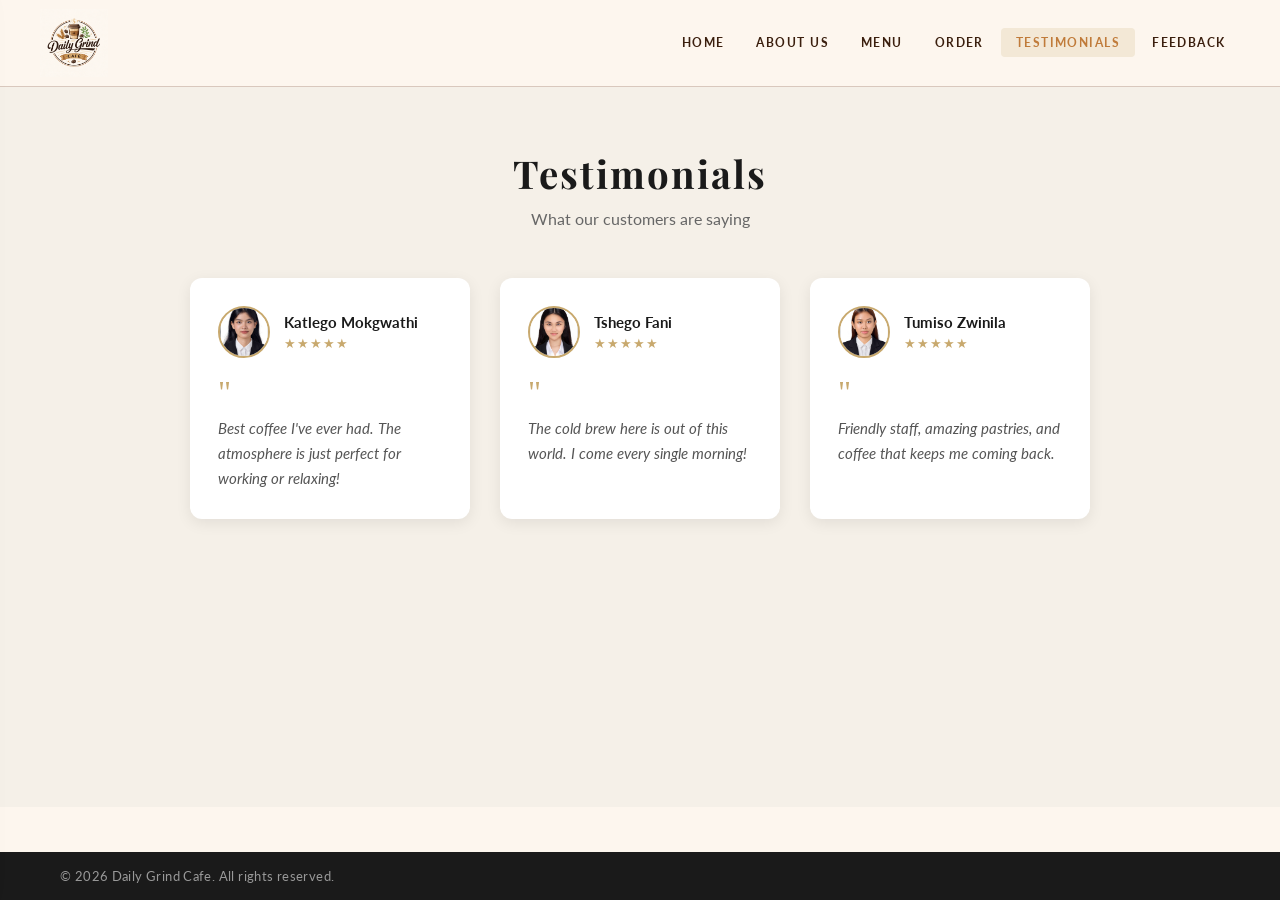
<file: testimonials.html>
<!DOCTYPE html>
<html lang="en">
<head>
  <meta charset="UTF-8">
  <meta http-equiv="X-UA-Compatible" content="IE=edge">
  <meta name="viewport" content="width=device-width, initial-scale=1.0">
  <title>Testimonials – Daily Grind Cafe</title>
  <link rel="shortcut icon" href="./images/icon.png" type="image/x-icon">
  <link rel="stylesheet" href="https://cdnjs.cloudflare.com/ajax/libs/font-awesome/6.2.0/css/all.min.css">
  <link rel="preconnect" href="https://fonts.googleapis.com">
  <link rel="preconnect" href="https://fonts.gstatic.com" crossorigin>
  <link href="https://fonts.googleapis.com/css2?family=Playfair+Display:ital,wght@0,400;0,600;1,400&family=Lato:wght@300;400;700&display=swap" rel="stylesheet">
  <link rel="stylesheet" href="style.css">
</head>
<body>

  <header>
    <div class="logo">
      <a href="index.html">
        <img src="./images/logo.png" alt="Daily Grind Cafe Logo">
      </a>
    </div>
    <nav class="nav">
      <ul>
        <li><a href="index.html">HOME</a></li>
        <li><a href="aboutus.html">ABOUT US</a></li>
        <li><a href="menu.html">MENU</a></li>
        <li><a href="order.html">ORDER</a></li>
        <li><a href="testimonials.html" class="active">TESTIMONIALS</a></li>
        <li><a href="feedback.html">FEEDBACK</a></li>
      </ul>
    </nav>
    <button class="hamburger" aria-label="Open menu">
      <span></span><span></span><span></span>
    </button>
  </header>

  <div class="drawer-overlay"></div>
  <nav class="nav-drawer">
    <ul>
      <li><a href="index.html">HOME</a></li>
      <li><a href="aboutus.html">ABOUT US</a></li>
      <li><a href="menu.html">MENU</a></li>
      <li><a href="order.html">ORDER</a></li>
      <li><a href="testimonials.html" class="active">TESTIMONIALS</a></li>
      <li><a href="feedback.html">FEEDBACK</a></li>
    </ul>
  </nav>

  <main>
    <section class="testimonials-section">
      <h1>Testimonials</h1>
      <p class="subtitle">What our customers are saying</p>

      <div class="testimonial-container">

        <div class="testimonial-card">
          <div class="card-top">
            <img src="./images/katlegp.png" alt="Katlego Mokgwathi">
            <div class="name-block">
              <h5>Katlego Mokgwathi</h5>
              <div class="stars">★★★★★</div>
            </div>
          </div>
          <div class="quote-icon">"</div>
          <p>Best coffee I've ever had. The atmosphere is just perfect for working or relaxing!</p>
        </div>

        <div class="testimonial-card">
          <div class="card-top">
            <img src="./images/tshego.png" alt="Tshego Fani">
            <div class="name-block">
              <h5>Tshego Fani</h5>
              <div class="stars">★★★★★</div>
            </div>
          </div>
          <div class="quote-icon">"</div>
          <p>The cold brew here is out of this world. I come every single morning!</p>
        </div>

        <div class="testimonial-card">
          <div class="card-top">
            <img src="./images/tumiso.png" alt="Tumiso Zwinila">
            <div class="name-block">
              <h5>Tumiso Zwinila</h5>
              <div class="stars">★★★★★</div>
            </div>
          </div>
          <div class="quote-icon">"</div>
          <p>Friendly staff, amazing pastries, and coffee that keeps me coming back.</p>
        </div>

      </div>
    </section>
  </main>

  <footer>
    <p>&copy; 2026 Daily Grind Cafe. All rights reserved.</p>
  </footer>

  <script src="script.js"></script>
  <script>
    (function () {
      var hamburger = document.querySelector('.hamburger');
      var drawer    = document.querySelector('.nav-drawer');
      var overlay   = document.querySelector('.drawer-overlay');
      if (!hamburger) return;
      function openNav()  { drawer.classList.add('open'); overlay.classList.add('open'); hamburger.classList.add('open'); document.body.style.overflow = 'hidden'; }
      function closeNav() { drawer.classList.remove('open'); overlay.classList.remove('open'); hamburger.classList.remove('open'); document.body.style.overflow = ''; }
      hamburger.addEventListener('click', function () { drawer.classList.contains('open') ? closeNav() : openNav(); });
      overlay.addEventListener('click', closeNav);
      document.querySelectorAll('.nav-drawer a').forEach(function (l) { l.addEventListener('click', closeNav); });
      document.addEventListener('keydown', function (e) { if (e.key === 'Escape') closeNav(); });
    })();
  </script>

</body>
</html>
</file>
<file: style.css>
@import url('https://fonts.googleapis.com/css2?family=Playfair+Display:ital,wght@0,400;0,600;1,400&family=Lato:wght@300;400;700&display=swap');

:root {
  --cream:      #fdf6ee;
  --parchment:  #f3e8d6;
  --warm-white: #f5f0e8;
  --mocha:      #6b3f2a;
  --espresso:   #3b1f0e;
  --caramel:    #c8a96e;
  --caramel-dk: #a0793d;
  --caramel-md: #c07b3a;
  --sage:       #7a8c6e;
  --dust:       #b5a292;
  --charcoal:   #1a1a1a;
  --white:      #ffffff;
}

*, *::before, *::after {
  margin: 0;
  padding: 0;
  box-sizing: border-box;
  list-style: none;
}

html {
  overflow-x: hidden;
  scroll-behavior: smooth;
  font-size: 16px;
}

body {
  font-family: 'Lato', Verdana, Geneva, sans-serif;
  min-height: 100vh;
  display: flex;
  flex-direction: column;
  background-color: var(--cream);
  color: var(--charcoal);
  overflow-x: hidden;
}

a {
  text-decoration: none;
  color: inherit;
}

img {
  max-width: 100%;
  height: auto;
  display: block;
}

main {
  flex: 1;
}

/* ── HEADER ── */
header {
  display: flex;
  justify-content: space-between;
  align-items: center;
  padding: 0.55rem 2.5rem;
  background-color: var(--cream);
  border-bottom: 1px solid rgba(107, 63, 42, 0.25);
  position: sticky;
  top: 0;
  z-index: 100;
}

header .logo img {
  height: 68px;
  width: auto;
  object-fit: contain;
  display: block;
}

header .nav {
  display: flex;
}

header .nav ul {
  display: flex;
  gap: 0.2rem;
  align-items: center;
}

header .nav ul li a {
  display: block;
  padding: 0.45rem 0.9rem;
  font-size: 0.75rem;
  font-weight: 700;
  letter-spacing: 0.12em;
  color: var(--espresso);
  border-radius: 4px;
  transition: background 0.2s, color 0.2s;
  text-transform: uppercase;
}

header .nav ul li a:hover,
header .nav ul li a.active {
  background: var(--parchment);
  color: var(--caramel-md);
}

/* ── HAMBURGER ── */
.hamburger {
  display: none;
  flex-direction: column;
  justify-content: center;
  gap: 5px;
  width: 38px;
  height: 38px;
  cursor: pointer;
  background: none;
  border: none;
  padding: 4px;
  border-radius: 6px;
  transition: background 0.2s;
  z-index: 200;
  flex-shrink: 0;
}

.hamburger:hover {
  background: var(--parchment);
}

.hamburger span {
  display: block;
  width: 22px;
  height: 2px;
  background: var(--espresso);
  border-radius: 2px;
  transition: transform 0.3s ease, opacity 0.2s ease;
}

.hamburger.open span:nth-child(1) { transform: translateY(7px) rotate(45deg); }
.hamburger.open span:nth-child(2) { opacity: 0; }
.hamburger.open span:nth-child(3) { transform: translateY(-7px) rotate(-45deg); }

/* ── NAV DRAWER ── */
.nav-drawer {
  position: fixed;
  top: 0;
  left: -280px;
  width: 260px;
  height: 100vh;
  background: var(--cream);
  border-right: 1px solid rgba(107, 63, 42, 0.2);
  z-index: 150;
  display: flex;
  flex-direction: column;
  padding: 90px 0 40px;
  transition: left 0.32s cubic-bezier(0.4, 0, 0.2, 1);
  box-shadow: 4px 0 24px rgba(0, 0, 0, 0.08);
}

.nav-drawer.open {
  left: 0;
}

.nav-drawer ul {
  display: flex;
  flex-direction: column;
  gap: 0;
}

.nav-drawer ul li a {
  display: block;
  padding: 0.85rem 2rem;
  font-size: 0.8rem;
  font-weight: 700;
  letter-spacing: 0.15em;
  text-transform: uppercase;
  color: var(--espresso);
  border-bottom: 1px solid rgba(107, 63, 42, 0.08);
  transition: background 0.2s, color 0.2s, padding-left 0.2s;
}

.nav-drawer ul li a:hover,
.nav-drawer ul li a.active {
  background: var(--parchment);
  color: var(--caramel-md);
  padding-left: 2.5rem;
}

.drawer-overlay {
  display: none;
  position: fixed;
  inset: 0;
  background: rgba(26, 10, 3, 0.45);
  z-index: 140;
  backdrop-filter: blur(2px);
}

.drawer-overlay.open {
  display: block;
}

/* ── HERO ── */
.hero {
  position: relative;
  min-height: calc(100vh - 83px);
  display: flex;
  align-items: center;
  justify-content: flex-start;
  padding: 80px;
  overflow: hidden;
}

.slideshow {
  position: absolute;
  inset: 0;
  z-index: 0;
}

.slide {
  position: absolute;
  inset: 0;
  background-size: cover;
  background-position: center center;
  background-repeat: no-repeat;
  opacity: 0;
  transform: scale(1.04);
  transition: opacity 1.4s ease-in-out, transform 6s ease-in-out;
}

.slide.active {
  opacity: 1;
  transform: scale(1);
}

.hero-overlay {
  position: absolute;
  inset: 0;
  background: linear-gradient(
    105deg,
    rgba(15, 8, 3, 0.72) 0%,
    rgba(15, 8, 3, 0.45) 55%,
    rgba(15, 8, 3, 0.15) 100%
  );
  z-index: 1;
}

.slide-dots {
  position: absolute;
  bottom: 2.5rem;
  left: 50%;
  transform: translateX(-50%);
  display: flex;
  gap: 10px;
  z-index: 3;
}

.dot {
  width: 10px;
  height: 10px;
  border-radius: 50%;
  background: rgba(255, 255, 255, 0.35);
  border: 1.5px solid rgba(255, 255, 255, 0.6);
  cursor: pointer;
  transition: background 0.3s, transform 0.3s;
}

.dot.active {
  background: var(--caramel);
  border-color: var(--caramel);
  transform: scale(1.3);
}

.dot:hover {
  background: rgba(255, 255, 255, 0.65);
}

.hero-content {
  position: relative;
  z-index: 2;
  max-width: 620px;
  animation: heroFadeUp 1s ease both;
}

@keyframes heroFadeUp {
  from { opacity: 0; transform: translateY(28px); }
  to   { opacity: 1; transform: translateY(0); }
}

.hero-tag {
  font-size: 0.72rem;
  font-weight: 700;
  letter-spacing: 0.3em;
  text-transform: uppercase;
  color: var(--caramel);
  margin-bottom: 1.1rem;
  display: block;
}

.hero-title {
  font-family: 'Playfair Display', Georgia, serif;
  font-size: clamp(2.2rem, 5vw, 4.4rem);
  font-weight: 600;
  line-height: 1.12;
  color: #ffffff;
  margin-bottom: 1.4rem;
}

.hero-title span {
  color: var(--caramel);
  font-style: italic;
}

.hero-sub {
  font-size: clamp(0.88rem, 2vw, 1rem);
  font-weight: 300;
  line-height: 1.75;
  color: rgba(255, 255, 255, 0.82);
  margin-bottom: 2.2rem;
  max-width: 500px;
}

.hero-actions {
  display: flex;
  gap: 1rem;
  flex-wrap: wrap;
}

.btn-primary {
  display: inline-block;
  background-color: var(--caramel);
  color: var(--white);
  padding: 14px 32px;
  border-radius: 5px;
  font-size: 0.85rem;
  font-weight: 700;
  letter-spacing: 0.1em;
  text-transform: uppercase;
  transition: background 0.3s, transform 0.2s;
}

.btn-primary:hover {
  background-color: var(--caramel-dk);
  transform: translateY(-2px);
}

.btn-ghost {
  display: inline-block;
  background: transparent;
  color: var(--white);
  padding: 13px 30px;
  border-radius: 5px;
  border: 1.5px solid rgba(255, 255, 255, 0.55);
  font-size: 0.85rem;
  font-weight: 700;
  letter-spacing: 0.1em;
  text-transform: uppercase;
  transition: background 0.3s, border-color 0.3s, transform 0.2s;
}

.btn-ghost:hover {
  background: rgba(255, 255, 255, 0.12);
  border-color: var(--caramel);
  color: var(--caramel);
  transform: translateY(-2px);
}

.btn-outline {
  display: inline-flex;
  align-items: center;
  gap: 10px;
  margin-top: 30px;
  padding: 14px 28px;
  border: 2px solid #3b2314;
  color: #3b2314;
  font-size: 0.9rem;
  font-weight: 700;
  letter-spacing: 0.08em;
  text-transform: uppercase;
  transition: background 0.3s, color 0.3s;
}

.btn-outline:hover {
  background-color: #3b2314;
  color: var(--warm-white);
}

/* ── CONTACT / FOOTER ── */
.section-divider-line {
  padding: 0 60px;
}

.section-divider-line hr {
  border: none;
  border-top: 1px solid #ddd;
}

.contact-section {
  padding: 48px 60px;
  background-color: var(--white);
  text-align: center;
}

.contact-heading {
  font-family: 'Playfair Display', serif;
  font-size: clamp(1.2rem, 3vw, 1.6rem);
  font-weight: 600;
  color: var(--charcoal);
  letter-spacing: 3px;
  margin-bottom: 24px;
}

.contact-info {
  display: flex;
  flex-wrap: wrap;
  justify-content: center;
  gap: 28px;
}

.contact-item {
  display: flex;
  align-items: center;
  gap: 10px;
  font-size: 0.9rem;
  color: #555;
}

.contact-item i {
  font-size: 1.15rem;
  color: var(--caramel);
}

footer {
  background-color: var(--charcoal);
  color: #999;
  text-align: left;
  padding: 16px 60px;
}

footer p {
  font-size: 0.8rem;
  letter-spacing: 0.03em;
}

/* ── ABOUT ── */
.about-page {
  display: grid;
  grid-template-columns: 1fr 1fr;
  min-height: calc(100vh - 83px);
}

.left-panel {
  overflow: hidden;
  min-height: 400px;
}

.left-panel img {
  width: 100%;
  height: 100%;
  min-height: 400px;
  object-fit: cover;
  display: block;
}

.right-panel {
  display: flex;
  flex-direction: column;
  justify-content: center;
  padding: 60px;
  background-color: var(--warm-white);
}

.label {
  font-size: 0.72rem;
  letter-spacing: 0.25em;
  text-transform: uppercase;
  color: #c17f3e;
  font-weight: 700;
  margin-bottom: 14px;
}

.right-panel h2 {
  font-family: 'Playfair Display', serif;
  font-size: clamp(1.8rem, 3vw, 2.8rem);
  line-height: 1.2;
  color: #1a0f07;
  margin-bottom: 20px;
}

.right-panel h2 em {
  color: #c17f3e;
  font-style: italic;
}

.divider {
  width: 50px;
  height: 2px;
  background-color: #c17f3e;
  margin-bottom: 24px;
}

.right-panel p {
  font-size: clamp(0.88rem, 1.5vw, 1rem);
  line-height: 1.8;
  color: #5a3d2b;
  max-width: 460px;
  margin-bottom: 14px;
}

/* ── MENU ── */
.menu-hero {
  background-color: var(--espresso);
  color: var(--cream);
  text-align: center;
  padding: 3.5rem 1.5rem 2.5rem;
  position: relative;
  overflow: hidden;
}

.menu-hero::before {
  content: '';
  position: absolute;
  inset: 0;
  background: repeating-linear-gradient(
    -45deg,
    transparent, transparent 18px,
    rgba(255,255,255,0.02) 18px, rgba(255,255,255,0.02) 20px
  );
}

.hero-tag-menu {
  font-weight: 300;
  letter-spacing: 0.3em;
  font-size: 0.72rem;
  text-transform: uppercase;
  color: var(--caramel-md);
  margin-bottom: 0.75rem;
}

.menu-hero h1 {
  font-family: 'Playfair Display', serif;
  font-size: clamp(2rem, 6vw, 4rem);
  font-weight: 600;
  line-height: 1.1;
}

.hero-divider {
  display: flex;
  align-items: center;
  justify-content: center;
  gap: 1rem;
  margin: 1.25rem auto;
  max-width: 260px;
}

.hero-divider span {
  flex: 1;
  height: 1px;
  background: var(--dust);
  opacity: 0.5;
}

.hero-divider em {
  font-style: italic;
  color: var(--caramel-md);
  font-size: 1.1rem;
}

.hero-subtitle {
  font-weight: 300;
  font-size: 0.9rem;
  letter-spacing: 0.08em;
  color: var(--dust);
}

.nav-tabs {
  display: flex;
  justify-content: center;
  background: var(--parchment);
  border-bottom: 2px solid var(--caramel-md);
  overflow-x: auto;
  scrollbar-width: none;
}

.nav-tabs::-webkit-scrollbar { display: none; }

.nav-tab {
  padding: 0.9rem 1.4rem;
  font-size: 0.76rem;
  font-weight: 700;
  letter-spacing: 0.12em;
  text-transform: uppercase;
  color: var(--mocha);
  cursor: pointer;
  border: none;
  border-bottom: 3px solid transparent;
  background: none;
  outline: none;
  margin-bottom: -2px;
  white-space: nowrap;
  transition: color 0.2s, border-color 0.2s;
}

.nav-tab:hover  { color: var(--caramel-md); }
.nav-tab.active { color: var(--caramel-md); border-bottom-color: var(--caramel-md); }

.menu-container {
  max-width: 960px;
  margin: 0 auto;
  padding: 2.5rem 1.5rem 4rem;
}

.menu-section        { display: none; }
.menu-section.active { display: block; animation: fadeIn 0.3s ease; }

@keyframes fadeIn {
  from { opacity: 0; transform: translateY(8px); }
  to   { opacity: 1; transform: translateY(0); }
}

.section-header {
  display: flex;
  align-items: center;
  gap: 1.2rem;
  margin-bottom: 2rem;
  padding: 1.5rem 1.5rem 0;
}

.section-icon {
  width: 48px;
  height: 48px;
  border-radius: 50%;
  background: var(--espresso);
  display: flex;
  align-items: center;
  justify-content: center;
  font-size: 1.4rem;
  flex-shrink: 0;
}

.section-title h2 {
  font-family: 'Playfair Display', serif;
  font-size: clamp(1.3rem, 3vw, 1.7rem);
  font-weight: 600;
  color: var(--espresso);
}

.section-title p {
  font-size: 0.82rem;
  color: var(--dust);
  font-style: italic;
  margin-top: 2px;
}

.menu-grid {
  display: grid;
  grid-template-columns: repeat(auto-fill, minmax(240px, 1fr));
  gap: 1.25rem;
  padding: 0 1.5rem 2rem;
}

.menu-card {
  position: relative;
  background: var(--white);
  border-radius: 12px;
  border: 1px solid #e8d9c5;
  overflow: hidden;
  display: flex;
  flex-direction: column;
  transition: box-shadow 0.2s, transform 0.2s;
}

.menu-card:hover {
  box-shadow: 0 6px 24px rgba(59, 31, 14, 0.12);
  transform: translateY(-4px);
}

.card-img {
  width: 100%;
  height: 180px;
  object-fit: cover;
  display: block;
}

.card-body {
  padding: 16px 18px;
  display: flex;
  flex-direction: column;
  flex: 1;
}

.card-badge {
  position: absolute;
  top: 12px;
  left: 12px;
  font-size: 0.65rem;
  font-weight: 700;
  letter-spacing: 0.1em;
  text-transform: uppercase;
  padding: 4px 10px;
  border-radius: 20px;
  z-index: 1;
}

.badge-popular { background: var(--caramel);  color: var(--white); }
.badge-new     { background: #3b1f0c;         color: var(--white); }
.badge-hot     { background: #c0392b;         color: var(--white); }
.badge-vegan   { background: #2ecc71;         color: var(--white); }

.card-name {
  font-family: 'Playfair Display', serif;
  font-size: 1.05rem;
  font-weight: 600;
  color: var(--espresso);
  margin-bottom: 6px;
  line-height: 1.3;
}

.card-desc {
  font-size: 0.82rem;
  color: #8a7060;
  line-height: 1.6;
  flex: 1;
  margin-bottom: 12px;
}

.card-footer {
  display: flex;
  justify-content: space-between;
  align-items: center;
  border-top: 1px solid #f0ebe2;
  padding-top: 10px;
}

.card-price {
  font-family: 'Playfair Display', serif;
  font-size: 1.05rem;
  font-weight: 600;
  color: var(--caramel-md);
}

.card-tag {
  font-size: 0.7rem;
  color: var(--sage);
  font-weight: 700;
  letter-spacing: 0.08em;
  text-transform: uppercase;
  background: var(--warm-white);
  padding: 3px 10px;
  border-radius: 20px;
}

.specials-banner {
  background: var(--espresso);
  color: var(--cream);
  border-radius: 12px;
  padding: 1.5rem 2rem;
  margin: 0 1.5rem 2rem;
  display: flex;
  align-items: center;
  gap: 1.5rem;
  flex-wrap: wrap;
}

.specials-icon { font-size: 2rem; flex-shrink: 0; }

.specials-text h3 {
  font-family: 'Playfair Display', serif;
  font-size: 1.1rem;
  font-weight: 600;
  margin-bottom: 0.2rem;
}

.specials-text p {
  font-size: 0.82rem;
  color: var(--dust);
  line-height: 1.5;
}

.section-divider {
  display: flex;
  align-items: center;
  gap: 1rem;
  margin: 2.5rem 1.5rem 1.75rem;
}

.section-divider span { flex: 1; height: 1px; background: #e2cdb5; }

.section-divider h3 {
  font-family: 'Playfair Display', serif;
  font-size: 1rem;
  font-style: italic;
  color: var(--mocha);
  white-space: nowrap;
}

/* ── PAGE BANNER ── */
.page-banner {
  background-color: var(--charcoal);
  color: var(--warm-white);
  text-align: center;
  padding: 3rem 1.5rem;
  position: relative;
  overflow: hidden;
}

.page-banner::before {
  content: '';
  position: absolute;
  inset: 0;
  background: repeating-linear-gradient(
    -45deg,
    transparent, transparent 18px,
    rgba(255,255,255,0.02) 18px, rgba(255,255,255,0.02) 20px
  );
}

.page-banner p {
  font-size: 0.72rem;
  letter-spacing: 0.3em;
  text-transform: uppercase;
  color: var(--caramel);
  margin-bottom: 0.6rem;
  position: relative;
}

.page-banner h1 {
  font-family: 'Playfair Display', serif;
  font-size: clamp(1.8rem, 5vw, 3rem);
  font-weight: 600;
  position: relative;
}

.page-banner h1 span {
  color: var(--caramel);
  font-style: italic;
}

/* ── ORDER ── */
.order-page {
  display: grid;
  grid-template-columns: 1fr 380px;
  gap: 2.5rem;
  max-width: 1100px;
  margin: 3rem auto;
  padding: 0 2rem 4rem;
  align-items: start;
}

.section-label {
  font-size: 0.7rem;
  letter-spacing: 0.25em;
  text-transform: uppercase;
  color: var(--caramel);
  font-weight: 700;
  margin-bottom: 0.5rem;
}

.order-page .section-title {
  font-family: 'Playfair Display', serif;
  font-size: clamp(1.3rem, 3vw, 1.6rem);
  font-weight: 600;
  color: var(--charcoal);
  margin-bottom: 1.5rem;
}

.order-nav-tabs {
  display: flex;
  justify-content: center;
  background: var(--parchment);
  border-bottom: 2px solid var(--caramel);
  overflow-x: auto;
  scrollbar-width: none;
}

.order-nav-tabs::-webkit-scrollbar { display: none; }

.order-nav-tab {
  display: inline-block;
  padding: 0.9rem 1.4rem;
  font-size: 0.76rem;
  font-weight: 700;
  letter-spacing: 0.12em;
  text-transform: uppercase;
  color: var(--mocha);
  cursor: pointer;
  border: none;
  border-bottom: 3px solid transparent;
  background: none;
  outline: none;
  margin-bottom: -2px;
  white-space: nowrap;
  transition: color 0.2s, border-color 0.2s;
}

.order-nav-tab:hover  { color: var(--caramel); }
.order-nav-tab.active { color: var(--caramel); border-bottom-color: var(--caramel); }

.menu-category        { display: none; margin-bottom: 2.5rem; }
.menu-category.active { display: block; }

.category-name {
  font-size: 0.72rem;
  font-weight: 700;
  letter-spacing: 0.2em;
  text-transform: uppercase;
  color: #888;
  margin-bottom: 1rem;
  padding-bottom: 0.5rem;
  border-bottom: 1px solid #e0d5c5;
}

.item-grid {
  display: grid;
  grid-template-columns: repeat(auto-fill, minmax(180px, 1fr));
  gap: 0.85rem;
}

.menu-item {
  position: relative;
  background: var(--white);
  border: 2px solid transparent;
  border-radius: 10px;
  padding: 1rem 1.1rem;
  cursor: pointer;
  user-select: none;
  transition: border-color 0.2s, box-shadow 0.2s, transform 0.15s;
}

.menu-item:hover {
  border-color: var(--caramel);
  transform: translateY(-2px);
  box-shadow: 0 4px 16px rgba(200,169,110,0.15);
}

.menu-item.selected {
  border-color: var(--espresso);
  background: var(--cream);
}

.menu-item.selected::after {
  content: '✓';
  position: absolute;
  top: 0.6rem;
  right: 0.75rem;
  font-size: 0.75rem;
  font-weight: 700;
  color: var(--white);
  background: var(--espresso);
  width: 20px;
  height: 20px;
  border-radius: 50%;
  display: flex;
  align-items: center;
  justify-content: center;
  line-height: 20px;
  text-align: center;
}

.item-name {
  font-weight: 700;
  font-size: 0.88rem;
  color: var(--charcoal);
  margin-bottom: 0.25rem;
  padding-right: 1.5rem;
}

.item-desc {
  font-size: 0.75rem;
  color: #888;
  line-height: 1.4;
  margin-bottom: 0.6rem;
}

.item-price {
  font-family: 'Playfair Display', serif;
  font-size: 1rem;
  color: var(--caramel);
}

.item-qty {
  display: none;
  align-items: center;
  gap: 0.5rem;
  margin-top: 0.6rem;
}

.menu-item.selected .item-qty { display: flex; }

.qty-btn {
  width: 24px;
  height: 24px;
  border-radius: 50%;
  border: 1.5px solid var(--espresso);
  background: none;
  cursor: pointer;
  font-size: 1rem;
  line-height: 1;
  color: var(--espresso);
  display: flex;
  align-items: center;
  justify-content: center;
  transition: background 0.2s, color 0.2s;
}

.qty-btn:hover { background: var(--espresso); color: var(--white); }

.qty-num {
  font-weight: 700;
  font-size: 0.9rem;
  min-width: 20px;
  text-align: center;
}

.order-sidebar { position: sticky; top: 90px; }

.summary-card {
  background: var(--white);
  border-radius: 14px;
  border: 1px solid #e0d5c5;
  overflow: hidden;
}

.summary-header {
  background: var(--charcoal);
  color: var(--warm-white);
  padding: 1.2rem 1.5rem;
  display: flex;
  align-items: center;
  gap: 0.75rem;
}

.summary-header i { color: var(--caramel); font-size: 1.1rem; }

.summary-header h3 {
  font-family: 'Playfair Display', serif;
  font-size: 1.1rem;
  font-weight: 600;
}

.summary-body { padding: 1.25rem 1.5rem; }

.empty-state { text-align: center; padding: 2rem 0; color: #bbb; }
.empty-state i { font-size: 2rem; margin-bottom: 0.5rem; display: block; }
.empty-state p { font-size: 0.82rem; }

.summary-items { margin-bottom: 1rem; }

.summary-item {
  display: flex;
  justify-content: space-between;
  align-items: center;
  padding: 0.5rem 0;
  border-bottom: 1px solid #f0e8db;
  font-size: 0.85rem;
}

.summary-item:last-child { border-bottom: none; }
.summary-item-name  { color: var(--espresso); font-weight: 700; }
.summary-item-qty   { color: #888; font-size: 0.78rem; }
.summary-item-price { color: var(--caramel); font-weight: 700; }

.summary-divider { border: none; border-top: 2px dashed #e0d5c5; margin: 0.75rem 0; }

.summary-total {
  display: flex;
  justify-content: space-between;
  font-weight: 700;
  font-size: 1rem;
  margin-bottom: 1.25rem;
}

.summary-total span:last-child {
  font-family: 'Playfair Display', serif;
  font-size: 1.2rem;
  color: var(--charcoal);
}

.form-group { margin-bottom: 1rem; }

.form-group label {
  display: block;
  font-size: 0.7rem;
  font-weight: 700;
  letter-spacing: 0.1em;
  text-transform: uppercase;
  color: #888;
  margin-bottom: 0.4rem;
}

.form-group input,
.form-group select,
.form-group textarea {
  width: 100%;
  padding: 0.7rem 1rem;
  border: 1.5px solid #e0d5c5;
  border-radius: 7px;
  background: var(--cream);
  color: var(--charcoal);
  font-family: 'Lato', sans-serif;
  font-size: 0.88rem;
  transition: border-color 0.2s;
  outline: none;
}

.form-group input:focus,
.form-group select:focus,
.form-group textarea:focus { border-color: var(--caramel); }

.form-group textarea { resize: vertical; min-height: 70px; }

.place-order-btn {
  width: 100%;
  padding: 0.9rem;
  background: var(--charcoal);
  color: var(--warm-white);
  border: none;
  border-radius: 7px;
  font-family: 'Lato', sans-serif;
  font-size: 0.85rem;
  font-weight: 700;
  letter-spacing: 0.1em;
  text-transform: uppercase;
  cursor: pointer;
  transition: background 0.2s;
  display: flex;
  align-items: center;
  justify-content: center;
  gap: 0.6rem;
}

.place-order-btn:hover    { background: var(--caramel); }
.place-order-btn:disabled { background: #ccc; cursor: not-allowed; }

.success-overlay {
  display: none;
  position: fixed;
  inset: 0;
  background: rgba(26,26,26,0.7);
  z-index: 999;
  align-items: center;
  justify-content: center;
}

.success-overlay.show { display: flex; }

.success-box {
  background: var(--white);
  border-radius: 16px;
  padding: 3rem 2.5rem;
  text-align: center;
  max-width: 380px;
  width: 90%;
  animation: popIn 0.3s ease;
}

@keyframes popIn {
  from { opacity: 0; transform: scale(0.85); }
  to   { opacity: 1; transform: scale(1); }
}

.success-box i { font-size: 3rem; color: var(--caramel); margin-bottom: 1rem; display: block; }

.success-box h2 {
  font-family: 'Playfair Display', serif;
  font-size: 1.6rem;
  color: brown;
  margin-bottom: 0.5rem;
}

.success-box p { font-size: 0.9rem; color: #777; line-height: 1.6; margin-bottom: 1.5rem; }

.success-close {
  padding: 0.75rem 2rem;
  background: var(--charcoal);
  color: var(--white);
  border: none;
  border-radius: 7px;
  font-size: 0.85rem;
  font-weight: 700;
  cursor: pointer;
  transition: background 0.2s;
}

.success-close:hover { background: var(--caramel); }

/* ── TESTIMONIALS ── */
.testimonials-section {
  flex: 1;
  background-color: var(--warm-white);
  padding: 60px 20px;
  min-height: 80vh;
  text-align: center;
}

.testimonials-section h1 {
  font-family: 'Playfair Display', serif;
  font-size: clamp(1.8rem, 4vw, 2.4rem);
  color: var(--charcoal);
  letter-spacing: 2px;
  margin-bottom: 10px;
}

.testimonials-section .subtitle {
  color: #666;
  font-size: 1rem;
  margin-bottom: 50px;
}

.testimonial-container {
  display: flex;
  flex-wrap: wrap;
  justify-content: center;
  gap: 30px;
  max-width: 1000px;
  margin: 0 auto;
}

.testimonial-card {
  background-color: var(--white);
  border-radius: 12px;
  padding: 28px;
  width: clamp(240px, 30%, 280px);
  box-shadow: 0 4px 15px rgba(0,0,0,0.08);
  text-align: left;
  transition: transform 0.3s ease;
}

.testimonial-card:hover { transform: translateY(-5px); }

.card-top {
  display: flex;
  align-items: center;
  gap: 14px;
  margin-bottom: 18px;
}

.card-top img {
  width: 52px;
  height: 52px;
  border-radius: 50%;
  object-fit: cover;
  border: 2.5px solid var(--caramel);
  flex-shrink: 0;
}

.name-block h5 {
  font-size: 0.95rem;
  font-weight: 700;
  color: var(--charcoal);
  margin: 0 0 4px 0;
}

.stars { color: var(--caramel); font-size: 13px; letter-spacing: 1px; }

.quote-icon {
  font-size: 32px;
  color: var(--caramel);
  font-family: Georgia, serif;
  line-height: 1;
  margin-bottom: 8px;
}

.testimonial-card p { color: #555; font-size: 0.92rem; line-height: 1.7; font-style: italic; margin: 0; }

/* ── FEEDBACK ── */
.feedback-section {
  flex: 1;
  background-color: var(--warm-white);
  padding: 80px 20px;
  min-height: 80vh;
}

.feedback-section h1 {
  text-align: center;
  font-family: 'Playfair Display', serif;
  font-size: clamp(1.8rem, 4vw, 2.4rem);
  color: var(--charcoal);
  letter-spacing: 2px;
  margin-bottom: 10px;
}

.feedback-section .subtitle { text-align: center; color: #666; font-size: 1rem; margin-bottom: 40px; }

.feedback-form-wrapper {
  max-width: 600px;
  margin: 0 auto;
  background-color: var(--white);
  padding: 40px;
  border-radius: 10px;
  box-shadow: 0 4px 15px rgba(0,0,0,0.1);
}

.feedback-form-wrapper .form-group { margin-bottom: 25px; }

.feedback-form-wrapper .form-group label {
  font-size: 0.95rem;
  font-weight: 700;
  text-transform: none;
  letter-spacing: normal;
  color: var(--charcoal);
  margin-bottom: 8px;
}

.feedback-form-wrapper .form-group input,
.feedback-form-wrapper .form-group textarea {
  padding: 12px 15px;
  border: 1px solid var(--caramel);
  border-radius: 5px;
  font-size: 1rem;
  background-color: #fdfaf5;
}

.feedback-form-wrapper .form-group input:focus,
.feedback-form-wrapper .form-group textarea:focus {
  border-color: var(--caramel-dk);
  background-color: var(--white);
}

.feedback-form-wrapper .form-group textarea { min-height: 140px; }

.submit-btn {
  width: 100%;
  padding: 14px;
  background-color: var(--caramel);
  color: var(--charcoal);
  border: none;
  border-radius: 5px;
  font-size: 1rem;
  font-weight: 700;
  text-transform: uppercase;
  letter-spacing: 1px;
  cursor: pointer;
  transition: background-color 0.3s ease, color 0.3s ease;
}

.submit-btn:hover { background-color: var(--caramel-dk); color: var(--white); }

/* ── ACKNOWLEDGEMENT ── */
.ack-section {
  flex: 1;
  background-color: var(--warm-white);
  display: flex;
  align-items: center;
  justify-content: center;
  padding: 40px 20px;
}

.ack-card {
  background-color: var(--white);
  border-radius: 12px;
  box-shadow: 0 4px 20px rgba(0,0,0,0.08);
  padding: 50px 40px;
  max-width: 580px;
  width: 100%;
  text-align: center;
}

.ack-icon { font-size: 3.5rem; margin-bottom: 16px; }

.ack-card h1 {
  font-family: 'Playfair Display', serif;
  font-size: clamp(1.6rem, 3vw, 2.2rem);
  color: var(--charcoal);
  letter-spacing: 2px;
  margin-bottom: 12px;
}

.ack-sub { color: #666; font-size: 1rem; line-height: 1.7; margin-bottom: 30px; }

.ack-details {
  background-color: var(--cream);
  border-left: 4px solid var(--caramel);
  border-radius: 6px;
  padding: 20px 24px;
  text-align: left;
  margin-bottom: 24px;
  display: flex;
  flex-direction: column;
  gap: 10px;
}

.ack-details p { font-size: 0.95rem; color: #444; line-height: 1.5; }
.ack-label { font-weight: 700; color: var(--charcoal); margin-right: 6px; }
.ack-note { font-size: 0.9rem; color: #888; line-height: 1.6; font-style: italic; margin-bottom: 30px; }

.ack-btn {
  display: inline-block;
  background-color: var(--caramel);
  color: var(--white);
  padding: 13px 32px;
  border-radius: 5px;
  font-size: 0.95rem;
  font-weight: 700;
  text-transform: uppercase;
  letter-spacing: 1px;
  transition: background-color 0.3s ease;
}

.ack-btn:hover { background-color: var(--caramel-dk); }

/* ── RESPONSIVE ── */
@media (max-width: 900px) {
  header { padding: 0.55rem 1.5rem; }
  header .logo img { height: 56px; }
  header .nav ul li a { padding: 0.4rem 0.65rem; font-size: 0.7rem; }

  .hero {
    padding: 60px 40px 80px;
    min-height: 85vh;
    align-items: flex-end;
  }

  .about-page { min-height: auto; }
  .right-panel { padding: 40px 30px; }
  .contact-section { padding: 40px 20px; }
  footer { padding: 16px 30px; }

  .order-page {
    grid-template-columns: 1fr 300px;
    gap: 1.5rem;
    padding: 0 1.5rem 3rem;
  }
}

@media (max-width: 768px) {
  /* Show hamburger, hide desktop nav */
  .hamburger { display: flex !important; }
  header .nav { display: none !important; }

  header { padding: 0.75rem 1.25rem; }

  .hero {
    padding: 40px 24px 80px;
    min-height: 90vh;
    align-items: flex-end;
  }

  .hero-actions { flex-direction: column; gap: 0.8rem; }

  .btn-primary,
  .btn-ghost {
    text-align: center;
    width: 100%;
    max-width: 280px;
  }

  .about-page { grid-template-columns: 1fr; min-height: auto; }

  .left-panel {
    height: 50vw;
    min-height: 260px;
    max-height: 380px;
  }

  .left-panel img { height: 100%; min-height: 260px; }

  .right-panel { padding: 40px 24px; min-height: unset; }
  .right-panel h2 { font-size: 2rem; }

  .menu-grid { grid-template-columns: 1fr 1fr; padding: 0 1rem 2rem; }
  .card-img { height: 140px; }

  .order-page {
    grid-template-columns: 1fr;
    margin: 1.5rem auto;
    padding: 0 1rem 3rem;
    gap: 2rem;
  }

  .order-sidebar { position: static; }
  .item-grid { grid-template-columns: 1fr 1fr; }

  .contact-section { padding: 36px 16px; }
  .contact-info { gap: 16px; }

  footer { text-align: center; padding: 16px 20px; }

  .feedback-form-wrapper { padding: 28px 20px; }

  .ack-card { padding: 36px 20px; }

  .testimonial-card { width: 100%; max-width: 340px; }
}

@media (max-width: 480px) {
  .menu-grid { grid-template-columns: 1fr; }
  .item-grid { grid-template-columns: 1fr; }

  .hero { padding: 30px 16px 70px; }
  .hero-title { font-size: 2rem; }

  .section-divider-line { padding: 0 16px; }
  .contact-item { font-size: 0.82rem; }

  .specials-banner {
    flex-direction: column;
    text-align: center;
    padding: 1.2rem;
  }

  .nav-tab,
  .order-nav-tab {
    padding: 0.75rem 0.9rem;
    font-size: 0.68rem;
  }
}
</file>
